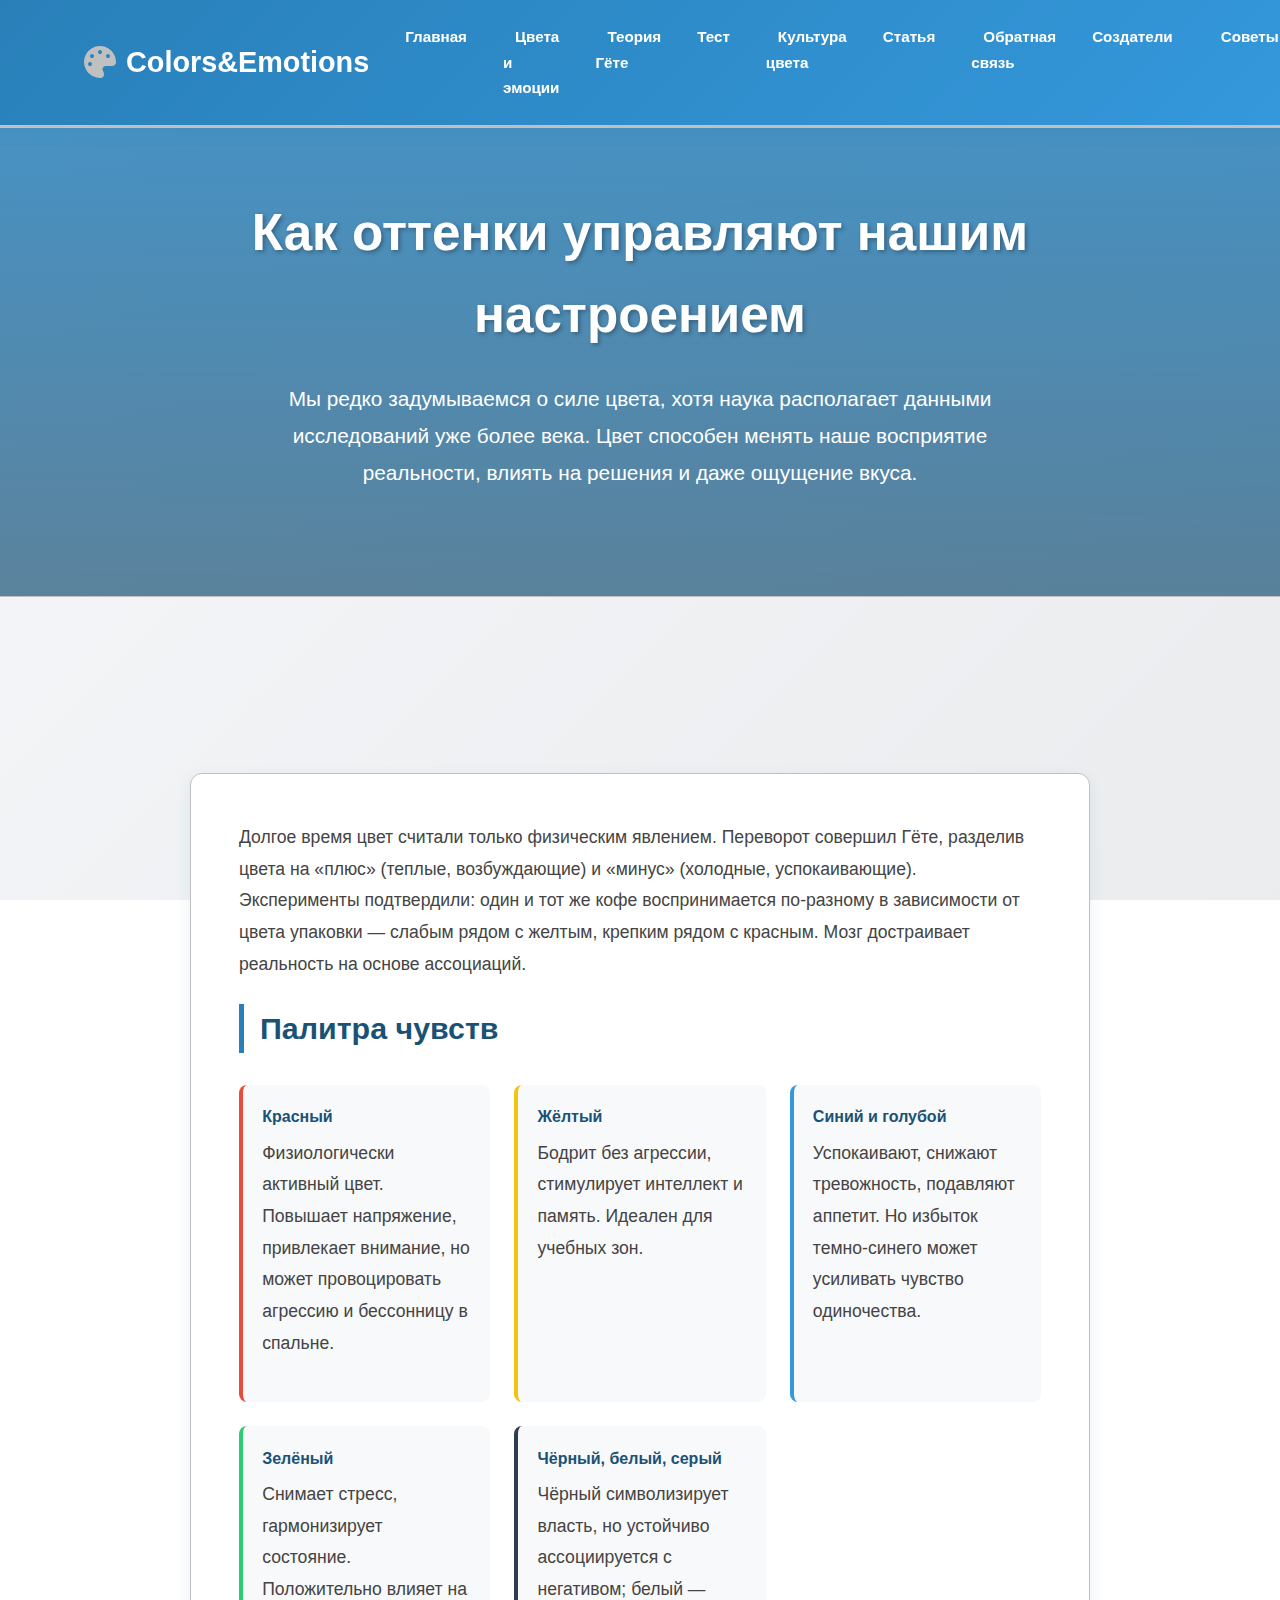
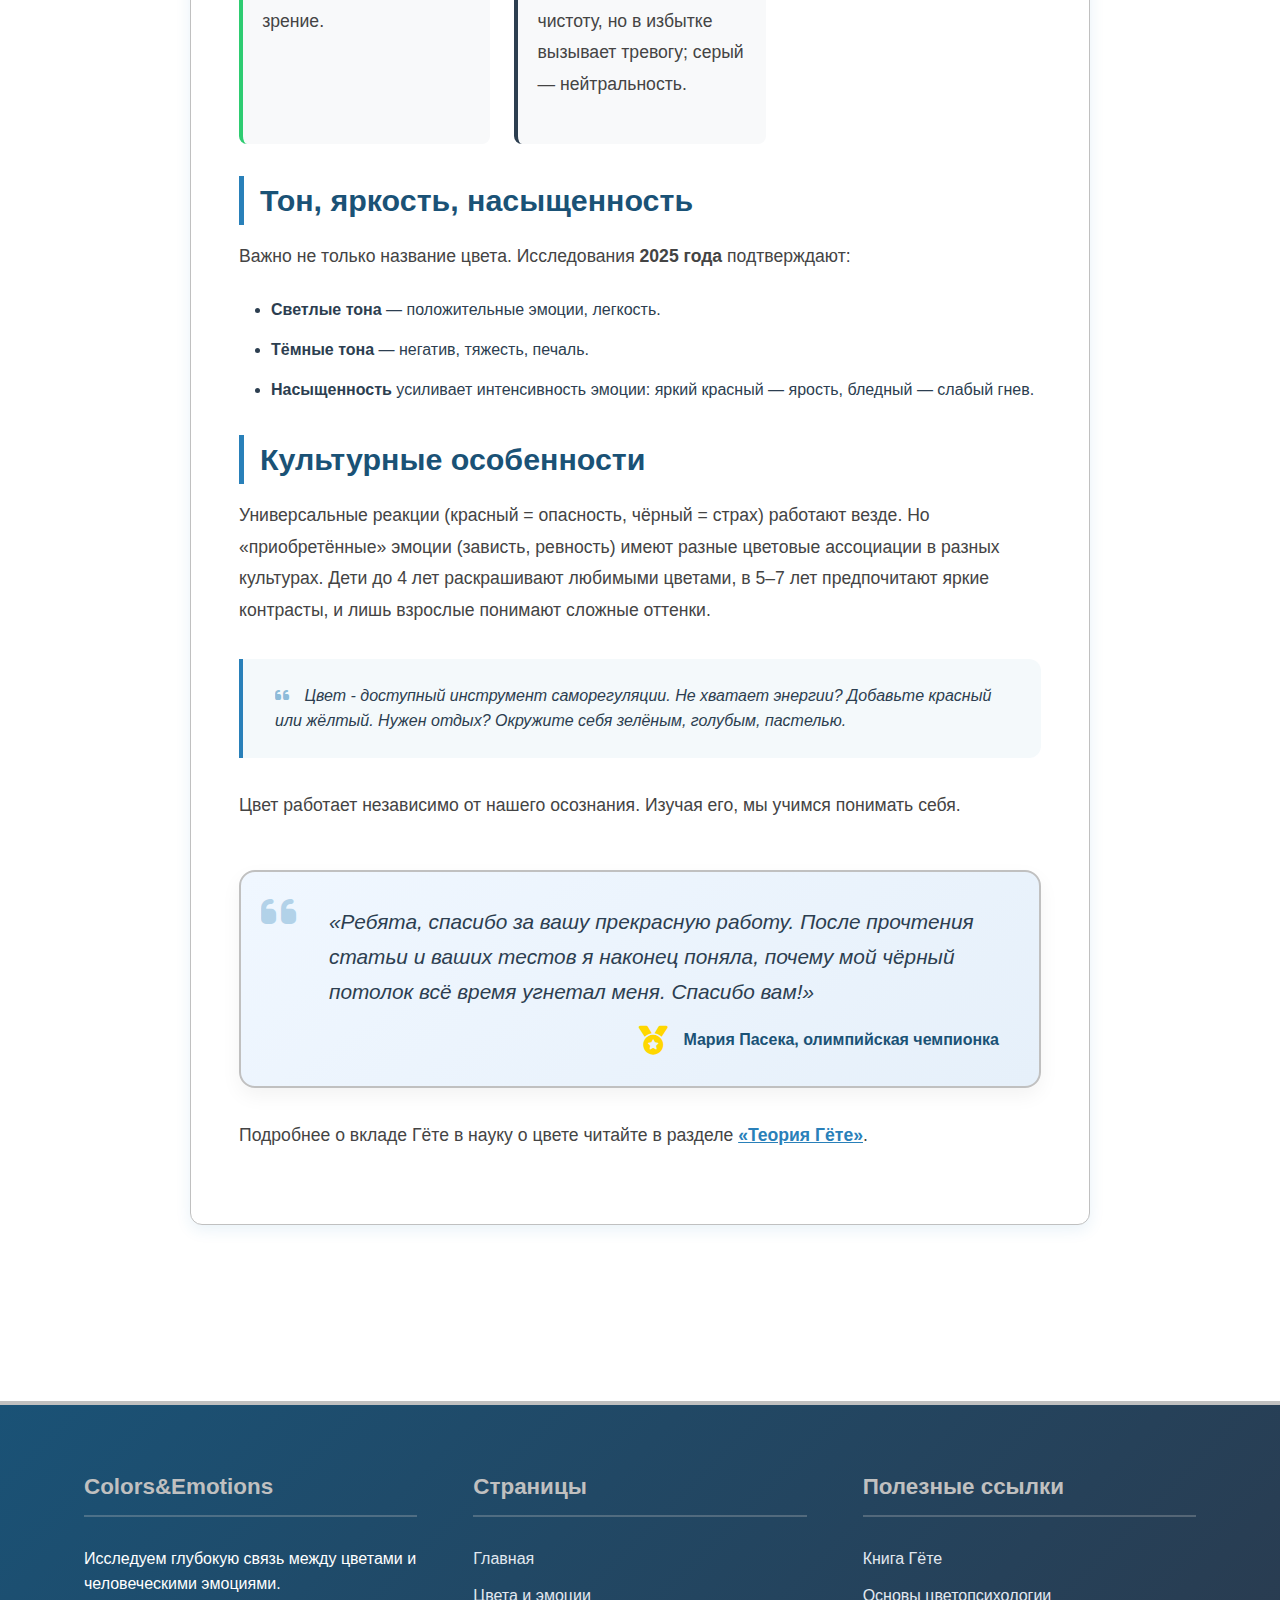
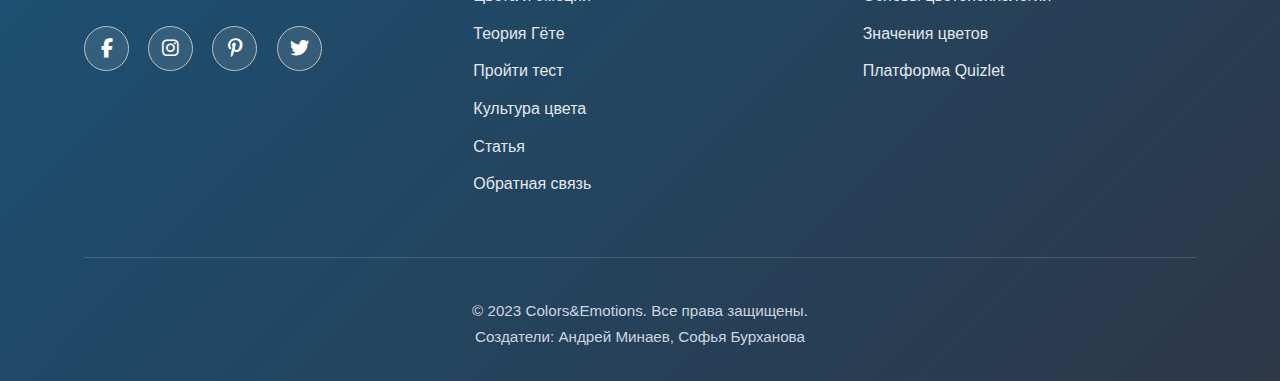
<file: article.html>
<!DOCTYPE html>
<html lang="ru">
<head>
    <meta charset="UTF-8">
    <meta name="viewport" content="width=device-width, initial-scale=1.0">
    <title>Статья: Как оттенки управляют настроением | Colors&Emotions</title>
    <link rel="stylesheet" href="https://cdnjs.cloudflare.com/ajax/libs/font-awesome/6.4.0/css/all.min.css">
    <link rel="stylesheet" href="style.css">
    <style>
        .article-content {
            background: white;
            border-radius: 12px;
            padding: 3rem;
            box-shadow: var(--shadow);
            border: 1px solid var(--secondary);
            margin: 2rem auto;
            max-width: 900px;
        }
        .article-content h2 {
            color: var(--accent);
            margin: 2rem 0 1rem;
            font-size: 1.9rem;
            border-left: 5px solid var(--primary);
            padding-left: 1rem;
        }
        .article-content h2:first-of-type {
            margin-top: 0;
        }
        .article-content p {
            margin-bottom: 1.5rem;
            line-height: 1.8;
            color: #444;
            font-size: 1.1rem;
        }
        .article-content blockquote {
            background: rgba(41, 128, 185, 0.05);
            border-left: 4px solid var(--primary);
            padding: 1.5rem 2rem;
            margin: 2rem 0;
            font-style: italic;
            border-radius: 0 12px 12px 0;
            color: #2c3e50;
        }
        .article-content ul {
            margin: 1.5rem 0;
            padding-left: 2rem;
        }
        .article-content li {
            margin-bottom: 0.8rem;
            line-height: 1.7;
        }
        .article-content .highlight {
            background: linear-gradient(120deg, rgba(192,192,192,0.2) 0%, rgba(192,192,192,0.1) 100%);
            padding: 2rem;
            border-radius: 12px;
            border: 1px dashed var(--primary);
        }
        .color-list {
            display: grid;
            grid-template-columns: repeat(auto-fit, minmax(200px, 1fr));
            gap: 1.5rem;
            margin: 2rem 0;
        }
        .color-item {
            background: #f8f9fa;
            padding: 1.2rem;
            border-radius: 8px;
            border-left: 4px solid;
        }
        .color-item.red { border-color: #E74C3C; }
        .color-item.yellow { border-color: #F1C40F; }
        .color-item.blue { border-color: #3498DB; }
        .color-item.green { border-color: #2ECC71; }
        .color-item.black { border-color: #2C3E50; }
        .color-item h4 {
            margin-bottom: 0.5rem;
            color: var(--accent);
        }
        /* Стили для блока с цитатой эксперта */
        .expert-quote {
            background: linear-gradient(145deg, #f0f7ff, #e6f0fa);
            border-radius: 16px;
            padding: 2rem 2.5rem;
            margin: 3rem 0 2rem;
            border: 2px solid var(--secondary);
            box-shadow: 0 8px 20px rgba(0,0,0,0.05);
            position: relative;
        }
        .expert-quote i.fa-quote-left {
            font-size: 2.5rem;
            color: var(--primary);
            opacity: 0.3;
            position: absolute;
            top: 20px;
            left: 20px;
        }
        .expert-quote p {
            font-size: 1.3rem;
            line-height: 1.7;
            font-style: italic;
            margin-bottom: 1rem;
            color: #2c3e50;
            padding-left: 3rem;
        }
        .expert-quote .author {
            display: flex;
            align-items: center;
            gap: 15px;
            font-weight: 600;
            color: var(--accent);
            justify-content: flex-end;
            margin-top: 1rem;
        }
        .expert-quote .author i {
            font-size: 1.8rem;
            color: var(--primary);
        }
        @media (max-width: 768px) {
            .article-content {
                padding: 2rem 1.5rem;
            }
            .expert-quote {
                padding: 1.5rem;
            }
            .expert-quote p {
                font-size: 1.1rem;
                padding-left: 2rem;
            }
        }
    </style>
</head>
<body>
    <header>
        <div class="container">
            <nav class="navbar">
                <div class="logo">
                    <i class="fas fa-palette"></i>
                    Colors&Emotions
                </div>
                <button class="mobile-menu-btn" id="mobileMenuBtn"><i class="fas fa-bars"></i></button>
                <ul class="nav-links" id="navLinks">
                    <li><a href="index.html#home">Главная</a></li>
                    <li><a href="index.html#colors">Цвета и эмоции</a></li>
                    <li><a href="index.html#goethe">Теория Гёте</a></li>
                    <li><a href="index.html#test">Тест</a></li>
                    <li><a href="culture.html">Культура цвета</a></li>
                    <li><a href="article.html">Статья</a></li>
                    <li><a href="contact.html">Обратная связь</a></li>
                    <li><a href="index.html#creators">Создатели</a></li>
                    <li><a href="index.html#tips">Советы</a></li>
                </ul>
            </nav>
        </div>
    </header>

    <section class="hero" style="padding: 4rem 0;">
        <div class="container">
            <h1>Как оттенки управляют нашим настроением</h1>
            <p>Мы редко задумываемся о силе цвета, хотя наука располагает данными исследований уже более века. Цвет способен менять наше восприятие реальности, влиять на решения и даже ощущение вкуса.</p>
        </div>
    </section>

    <section>
        <div class="container">
            <div class="article-content">
                <p>Долгое время цвет считали только физическим явлением. Переворот совершил Гёте, разделив цвета на «плюс» (теплые, возбуждающие) и «минус» (холодные, успокаивающие). Эксперименты подтвердили: один и тот же кофе воспринимается по-разному в зависимости от цвета упаковки — слабым рядом с желтым, крепким рядом с красным. Мозг достраивает реальность на основе ассоциаций.</p>

                <h2>Палитра чувств</h2>
                <div class="color-list">
                    <div class="color-item red">
                        <h4>Красный</h4>
                        <p>Физиологически активный цвет. Повышает напряжение, привлекает внимание, но может провоцировать агрессию и бессонницу в спальне.</p>
                    </div>
                    <div class="color-item yellow">
                        <h4>Жёлтый</h4>
                        <p>Бодрит без агрессии, стимулирует интеллект и память. Идеален для учебных зон.</p>
                    </div>
                    <div class="color-item blue">
                        <h4>Синий и голубой</h4>
                        <p>Успокаивают, снижают тревожность, подавляют аппетит. Но избыток темно-синего может усиливать чувство одиночества.</p>
                    </div>
                    <div class="color-item green">
                        <h4>Зелёный</h4>
                        <p>Снимает стресс, гармонизирует состояние. Положительно влияет на зрение.</p>
                    </div>
                    <div class="color-item black">
                        <h4>Чёрный, белый, серый</h4>
                        <p>Чёрный символизирует власть, но устойчиво ассоциируется с негативом; белый — чистоту, но в избытке вызывает тревогу; серый — нейтральность.</p>
                    </div>
                </div>

                <h2>Тон, яркость, насыщенность</h2>
                <p>Важно не только название цвета. Исследования <strong>2025 года</strong> подтверждают:</p>
                <ul>
                    <li><strong>Светлые тона</strong> — положительные эмоции, легкость.</li>
                    <li><strong>Тёмные тона</strong> — негатив, тяжесть, печаль.</li>
                    <li><strong>Насыщенность</strong> усиливает интенсивность эмоции: яркий красный — ярость, бледный — слабый гнев.</li>
                </ul>

                <h2>Культурные особенности</h2>
                <p>Универсальные реакции (красный = опасность, чёрный = страх) работают везде. Но «приобретённые» эмоции (зависть, ревность) имеют разные цветовые ассоциации в разных культурах. Дети до 4 лет раскрашивают любимыми цветами, в 5–7 лет предпочитают яркие контрасты, и лишь взрослые понимают сложные оттенки.</p>

                <blockquote>
                    <i class="fas fa-quote-left" style="color: var(--primary); opacity: 0.5; margin-right: 10px;"></i>
                    Цвет - доступный инструмент саморегуляции. Не хватает энергии? Добавьте красный или жёлтый. Нужен отдых? Окружите себя зелёным, голубым, пастелью.
                </blockquote>

                <p>Цвет работает независимо от нашего осознания. Изучая его, мы учимся понимать себя.</p>

                <!-- Блок с цитатой эксперта (Мария Пасека) -->
                <div class="expert-quote">
                    <i class="fas fa-quote-left"></i>
                    <p>«Ребята, спасибо за вашу прекрасную работу. После прочтения статьи и ваших тестов я наконец поняла, почему мой чёрный потолок всё время угнетал меня. Спасибо вам!»</p>
                    <div class="author">
                        <i class="fas fa-medal" style="color: gold;"></i>
                        <span>Мария Пасека, олимпийская чемпионка</span>
                    </div>
                </div>

                <p style="margin-top: 2rem;">Подробнее о вкладе Гёте в науку о цвете читайте в разделе <a href="index.html#goethe" style="color: var(--primary); font-weight: 600;">«Теория Гёте»</a>.</p>
            </div>
        </div>
    </section>

    <footer>
        <div class="container">
            <div class="footer-content">
                <div class="footer-column">
                    <h3>Colors&Emotions</h3>
                    <p>Исследуем глубокую связь между цветами и человеческими эмоциями.</p>
                    <div class="social-icons">
                        <a href="#" target="_blank"><i class="fab fa-facebook-f"></i></a>
                        <a href="#" target="_blank"><i class="fab fa-instagram"></i></a>
                        <a href="#" target="_blank"><i class="fab fa-pinterest-p"></i></a>
                        <a href="#" target="_blank"><i class="fab fa-twitter"></i></a>
                    </div>
                </div>
                <div class="footer-column">
                    <h3>Страницы</h3>
                    <ul class="footer-links">
                        <li><a href="index.html#home">Главная</a></li>
                        <li><a href="index.html#colors">Цвета и эмоции</a></li>
                        <li><a href="index.html#goethe">Теория Гёте</a></li>
                        <li><a href="index.html#test">Пройти тест</a></li>
                        <li><a href="culture.html">Культура цвета</a></li>
                        <li><a href="article.html">Статья</a></li>
                        <li><a href="contact.html">Обратная связь</a></li>
                    </ul>
                </div>
                <div class="footer-column">
                    <h3>Полезные ссылки</h3>
                    <ul class="footer-links">
                        <li><a href="https://ru.wikipedia.org/wiki/%D0%A3%D1%87%D0%B5%D0%BD%D0%B8%D0%B5_%D0%BE_%D1%86%D0%B2%D0%B5%D1%82%D0%B5" target="_blank">Книга Гёте</a></li>
                        <li><a href="https://www.verywellmind.com/color-psychology-2795824" target="_blank">Основы цветопсихологии</a></li>
                        <li><a href="https://www.color-meanings.com/" target="_blank">Значения цветов</a></li>
                        <li><a href="https://quizlet.com/" target="_blank">Платформа Quizlet</a></li>
                    </ul>
                </div>
            </div>
            <div class="copyright">
                <p>&copy; 2023 Colors&Emotions. Все права защищены.</p>
                <p>Создатели: Андрей Минаев, Софья Бурханова</p>
            </div>
        </div>
    </footer>

    <script>
        document.getElementById('mobileMenuBtn').addEventListener('click', function() {
            document.getElementById('navLinks').classList.toggle('active');
        });
        document.querySelectorAll('.nav-links a').forEach(link => {
            link.addEventListener('click', function() {
                document.getElementById('navLinks').classList.remove('active');
            });
        });
    </script>
</body>
</html>
</file>
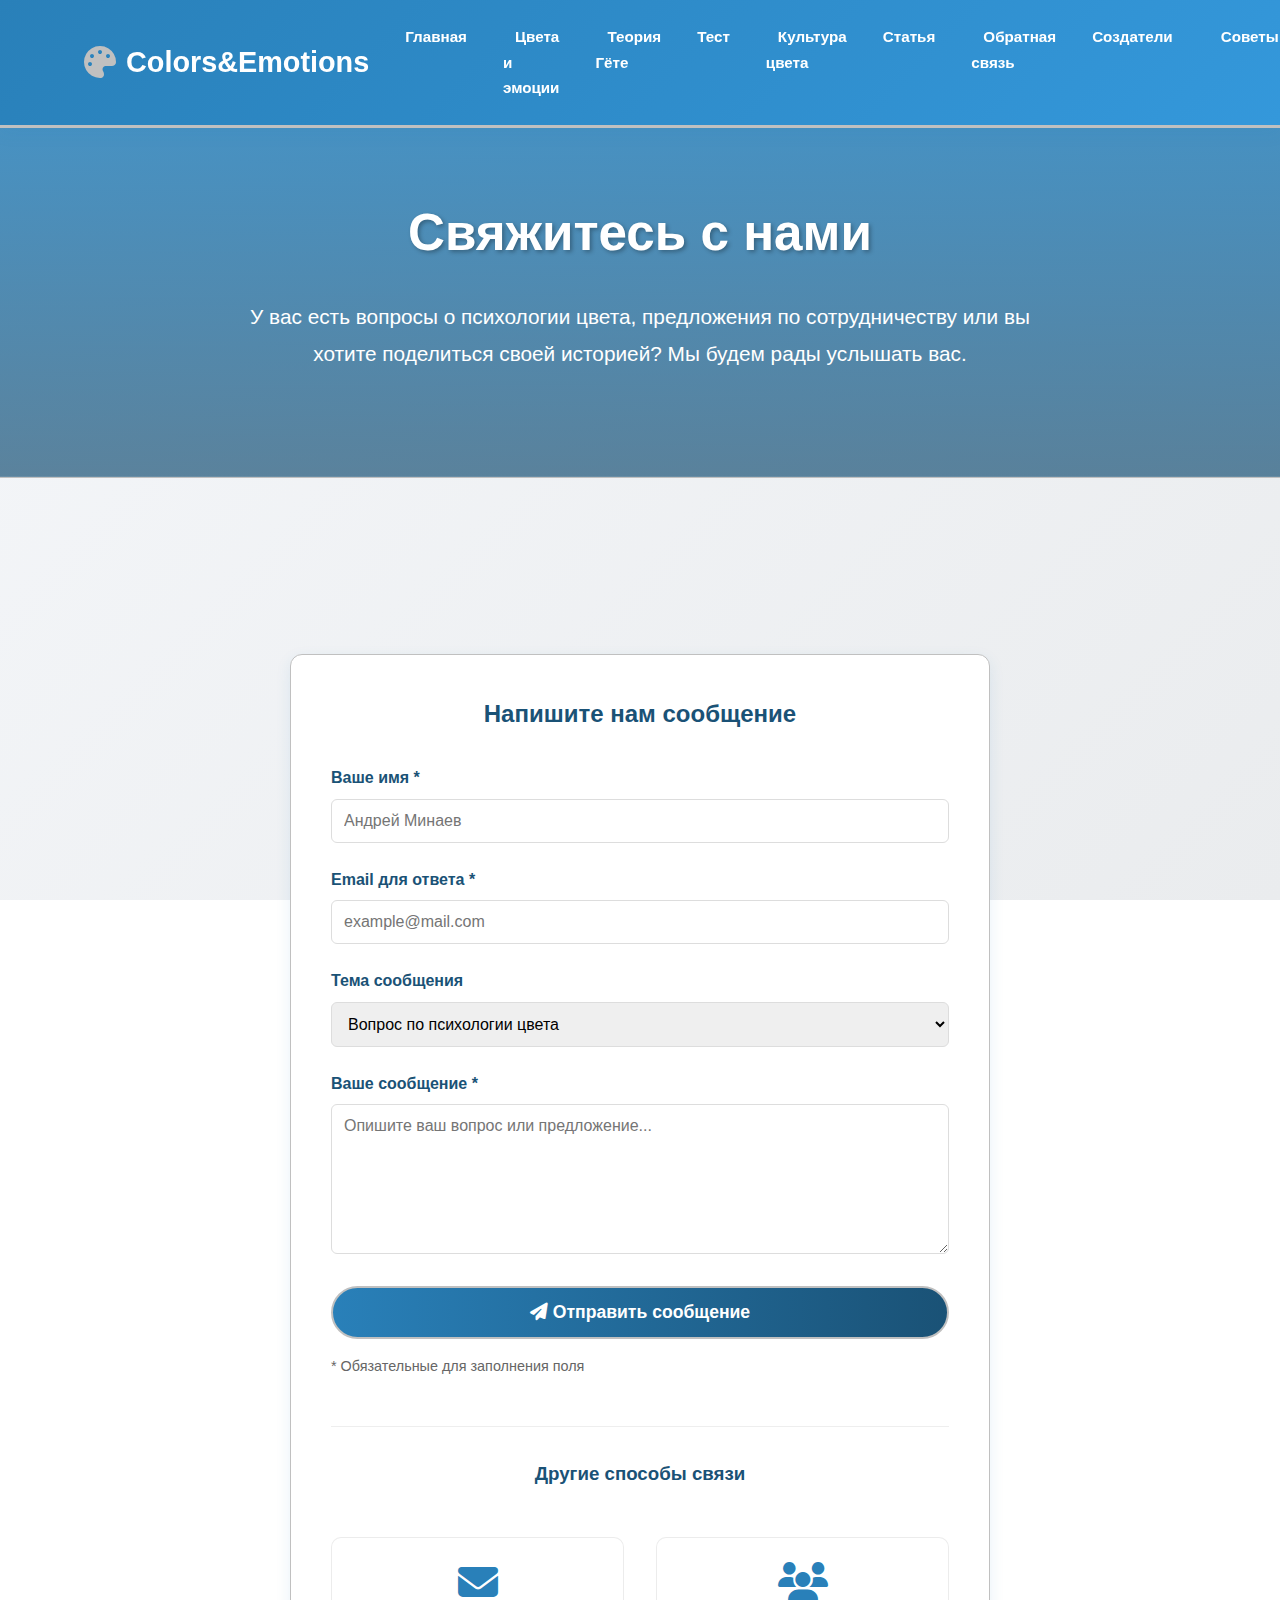
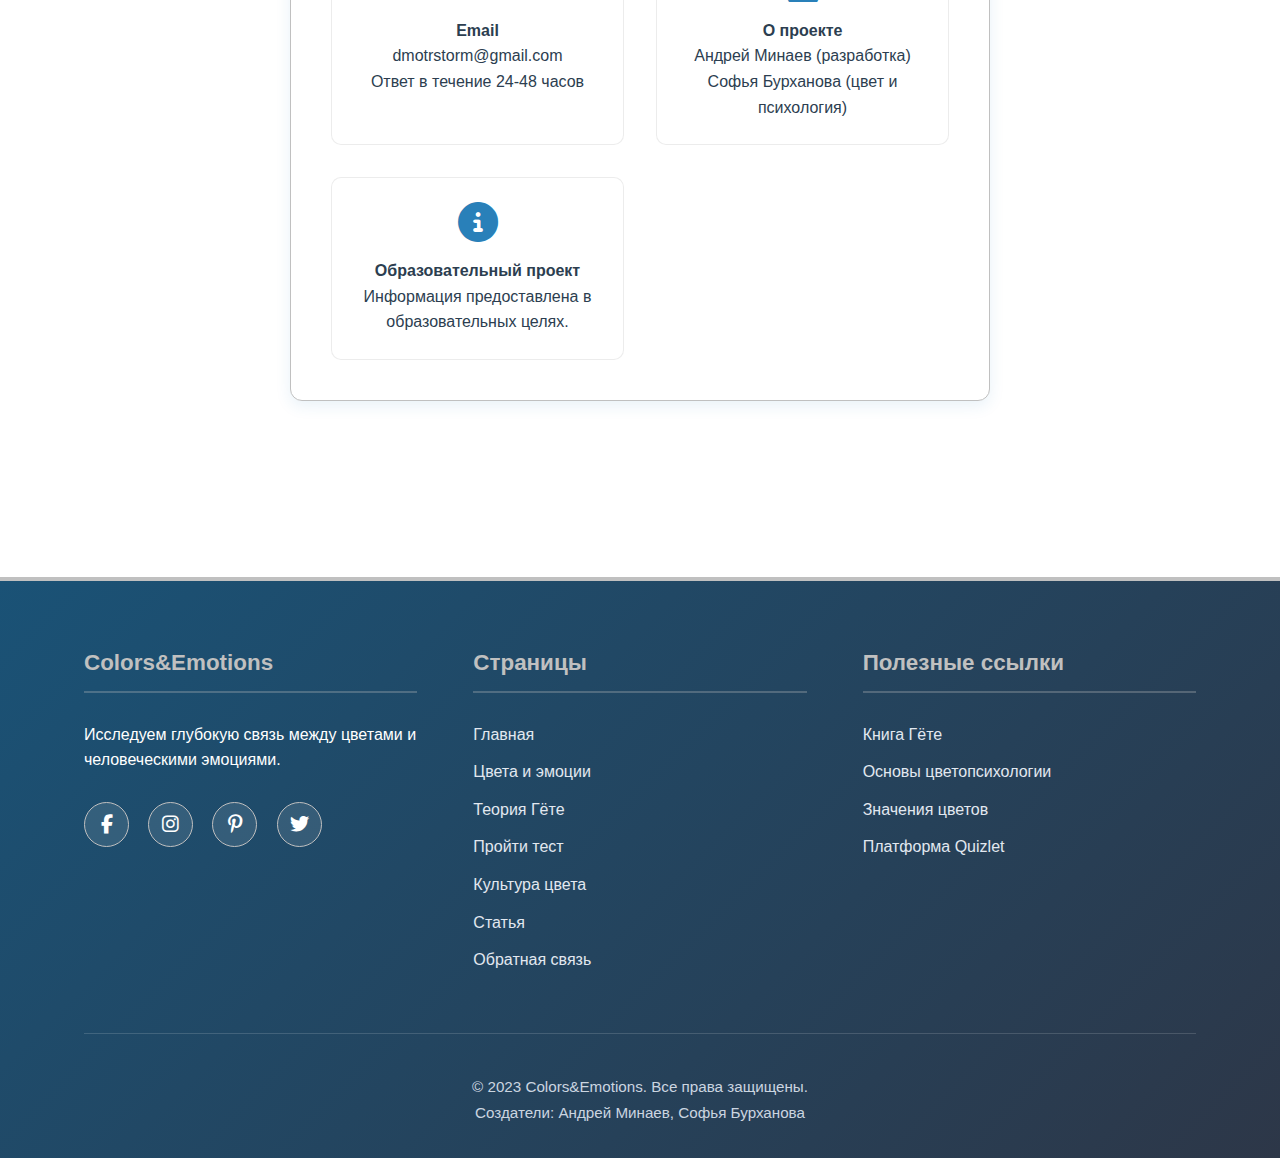
<file: contact.html>
<!DOCTYPE html>
<html lang="ru">
<head>
    <meta charset="UTF-8">
    <meta name="viewport" content="width=device-width, initial-scale=1.0">
    <title>Обратная связь | Colors&Emotions</title>
    <link rel="stylesheet" href="https://cdnjs.cloudflare.com/ajax/libs/font-awesome/6.4.0/css/all.min.css">
    <link rel="stylesheet" href="style.css">
    <style>
        .contact-container {
            max-width: 700px;
            margin: 2rem auto;
            background: white;
            padding: 2.5rem;
            border-radius: 12px;
            box-shadow: var(--shadow);
            border: 1px solid var(--secondary);
        }
        .form-group {
            margin-bottom: 1.5rem;
        }
        .form-group label {
            display: block;
            margin-bottom: 0.5rem;
            font-weight: 600;
            color: var(--accent);
        }
        .form-control {
            width: 100%;
            padding: 12px;
            border: 1px solid #ddd;
            border-radius: 6px;
            font-size: 1rem;
            transition: var(--transition);
        }
        .form-control:focus {
            border-color: var(--primary);
            outline: none;
            box-shadow: 0 0 0 3px rgba(41, 128, 185, 0.2);
        }
        textarea.form-control {
            min-height: 150px;
            resize: vertical;
        }
        .submit-btn {
            background: linear-gradient(to right, var(--primary), var(--accent));
            color: white;
            border: none;
            padding: 14px 30px;
            border-radius: 50px;
            font-size: 1.1rem;
            font-weight: 600;
            cursor: pointer;
            transition: var(--transition);
            display: block;
            width: 100%;
            border: 2px solid var(--secondary);
        }
        .submit-btn:hover {
            transform: translateY(-3px);
            box-shadow: 0 7px 15px rgba(41, 128, 185, 0.3);
        }
        .contact-info {
            margin-top: 3rem;
            padding-top: 2rem;
            border-top: 1px solid #eee;
        }
        .contact-methods {
            display: grid;
            grid-template-columns: repeat(auto-fit, minmax(250px, 1fr));
            gap: 2rem;
            margin-top: 3rem;
        }
        .contact-method {
            text-align: center;
            padding: 1.5rem;
            background: rgba(255, 255, 255, 0.8);
            border-radius: 10px;
            border: 1px solid rgba(192, 192, 192, 0.3);
        }
        .contact-method i {
            font-size: 2.5rem;
            color: var(--primary);
            margin-bottom: 1rem;
        }
    </style>
</head>
<body>
    <header>
        <div class="container">
            <nav class="navbar">
                <div class="logo">
                    <i class="fas fa-palette"></i>
                    Colors&Emotions
                </div>
                <button class="mobile-menu-btn" id="mobileMenuBtn"><i class="fas fa-bars"></i></button>
                <ul class="nav-links" id="navLinks">
                    <li><a href="index.html#home">Главная</a></li>
                    <li><a href="index.html#colors">Цвета и эмоции</a></li>
                    <li><a href="index.html#goethe">Теория Гёте</a></li>
                    <li><a href="index.html#test">Тест</a></li>
                    <li><a href="culture.html">Культура цвета</a></li>
                    <li><a href="article.html">Статья</a></li>
                    <li><a href="contact.html">Обратная связь</a></li>
                    <li><a href="index.html#creators">Создатели</a></li>
                    <li><a href="index.html#tips">Советы</a></li>
                </ul>
            </nav>
        </div>
    </header>

    <section class="hero" style="padding: 4rem 0;">
        <div class="container">
            <h1>Свяжитесь с нами</h1>
            <p>У вас есть вопросы о психологии цвета, предложения по сотрудничеству или вы хотите поделиться своей историей? Мы будем рады услышать вас.</p>
        </div>
    </section>

    <section id="contact-form">
        <div class="container">
            <div class="contact-container">
                <h2 style="text-align: center; color: var(--accent); margin-bottom: 2rem;">Напишите нам сообщение</h2>
                
                <!-- ФОРМА: замените action на свой endpoint -->
                <form action="https://formcarry.com/s/ВАШ_УНИКАЛЬНЫЙ_ИДЕНТИФИКАТОР" method="POST" accept-charset="UTF-8">
                    <div class="form-group">
                        <label for="name">Ваше имя *</label>
                        <input type="text" id="name" name="name" class="form-control" placeholder="Андрей Минаев" required>
                    </div>
                    <div class="form-group">
                        <label for="email">Email для ответа *</label>
                        <input type="email" id="email" name="email" class="form-control" placeholder="example@mail.com" required>
                    </div>
                    <div class="form-group">
                        <label for="subject">Тема сообщения</label>
                        <select id="subject" name="subject" class="form-control">
                            <option value="Вопрос по психологии цвета">Вопрос по психологии цвета</option>
                            <option value="Предложение о сотрудничестве">Предложение о сотрудничестве</option>
                            <option value="Отзыв о сайте">Отзыв о сайте</option>
                            <option value="Техническая проблема">Техническая проблема</option>
                            <option value="Другое">Другое</option>
                        </select>
                    </div>
                    <div class="form-group">
                        <label for="message">Ваше сообщение *</label>
                        <textarea id="message" name="message" class="form-control" placeholder="Опишите ваш вопрос или предложение..." required></textarea>
                    </div>
                    <button type="submit" class="submit-btn">
                        <i class="fas fa-paper-plane"></i> Отправить сообщение
                    </button>
                    <p style="font-size:0.9rem; color:#666; margin-top:1rem;">* Обязательные для заполнения поля</p>
                </form>

                <div class="contact-info">
                    <h3 style="color: var(--accent); text-align: center; margin-bottom: 2rem;">Другие способы связи</h3>
                    <div class="contact-methods">
                        <div class="contact-method">
                            <i class="fas fa-envelope"></i>
                            <h4>Email</h4>
                            <p>dmotrstorm@gmail.com</p>
                            <p>Ответ в течение 24-48 часов</p>
                        </div>
                        <div class="contact-method">
                            <i class="fas fa-users"></i>
                            <h4>О проекте</h4>
                            <p>Андрей Минаев (разработка)</p>
                            <p>Софья Бурханова (цвет и психология)</p>
                        </div>
                        <div class="contact-method">
                            <i class="fas fa-info-circle"></i>
                            <h4>Образовательный проект</h4>
                            <p>Информация предоставлена в образовательных целях.</p>
                        </div>
                    </div>
                </div>
            </div>
        </div>
    </section>

    <footer>
        <div class="container">
            <div class="footer-content">
                <div class="footer-column">
                    <h3>Colors&Emotions</h3>
                    <p>Исследуем глубокую связь между цветами и человеческими эмоциями.</p>
                    <div class="social-icons">
                        <a href="#" target="_blank"><i class="fab fa-facebook-f"></i></a>
                        <a href="#" target="_blank"><i class="fab fa-instagram"></i></a>
                        <a href="#" target="_blank"><i class="fab fa-pinterest-p"></i></a>
                        <a href="#" target="_blank"><i class="fab fa-twitter"></i></a>
                    </div>
                </div>
                <div class="footer-column">
                    <h3>Страницы</h3>
                    <ul class="footer-links">
                        <li><a href="index.html#home">Главная</a></li>
                        <li><a href="index.html#colors">Цвета и эмоции</a></li>
                        <li><a href="index.html#goethe">Теория Гёте</a></li>
                        <li><a href="index.html#test">Пройти тест</a></li>
                        <li><a href="culture.html">Культура цвета</a></li>
                        <li><a href="article.html">Статья</a></li>
                        <li><a href="contact.html">Обратная связь</a></li>
                    </ul>
                </div>
                <div class="footer-column">
                    <h3>Полезные ссылки</h3>
                    <ul class="footer-links">
                        <li><a href="https://ru.wikipedia.org/wiki/%D0%A3%D1%87%D0%B5%D0%BD%D0%B8%D0%B5_%D0%BE_%D1%86%D0%B2%D0%B5%D1%82%D0%B5" target="_blank">Книга Гёте</a></li>
                        <li><a href="https://www.verywellmind.com/color-psychology-2795824" target="_blank">Основы цветопсихологии</a></li>
                        <li><a href="https://www.color-meanings.com/" target="_blank">Значения цветов</a></li>
                        <li><a href="https://quizlet.com/" target="_blank">Платформа Quizlet</a></li>
                    </ul>
                </div>
            </div>
            <div class="copyright">
                <p>&copy; 2023 Colors&Emotions. Все права защищены.</p>
                <p>Создатели: Андрей Минаев, Софья Бурханова</p>
            </div>
        </div>
    </footer>

    <script>
        document.getElementById('mobileMenuBtn').addEventListener('click', function() {
            document.getElementById('navLinks').classList.toggle('active');
        });
        document.querySelectorAll('.nav-links a').forEach(link => {
            link.addEventListener('click', function() {
                document.getElementById('navLinks').classList.remove('active');
            });
        });
    </script>
</body>

</html>
</file>
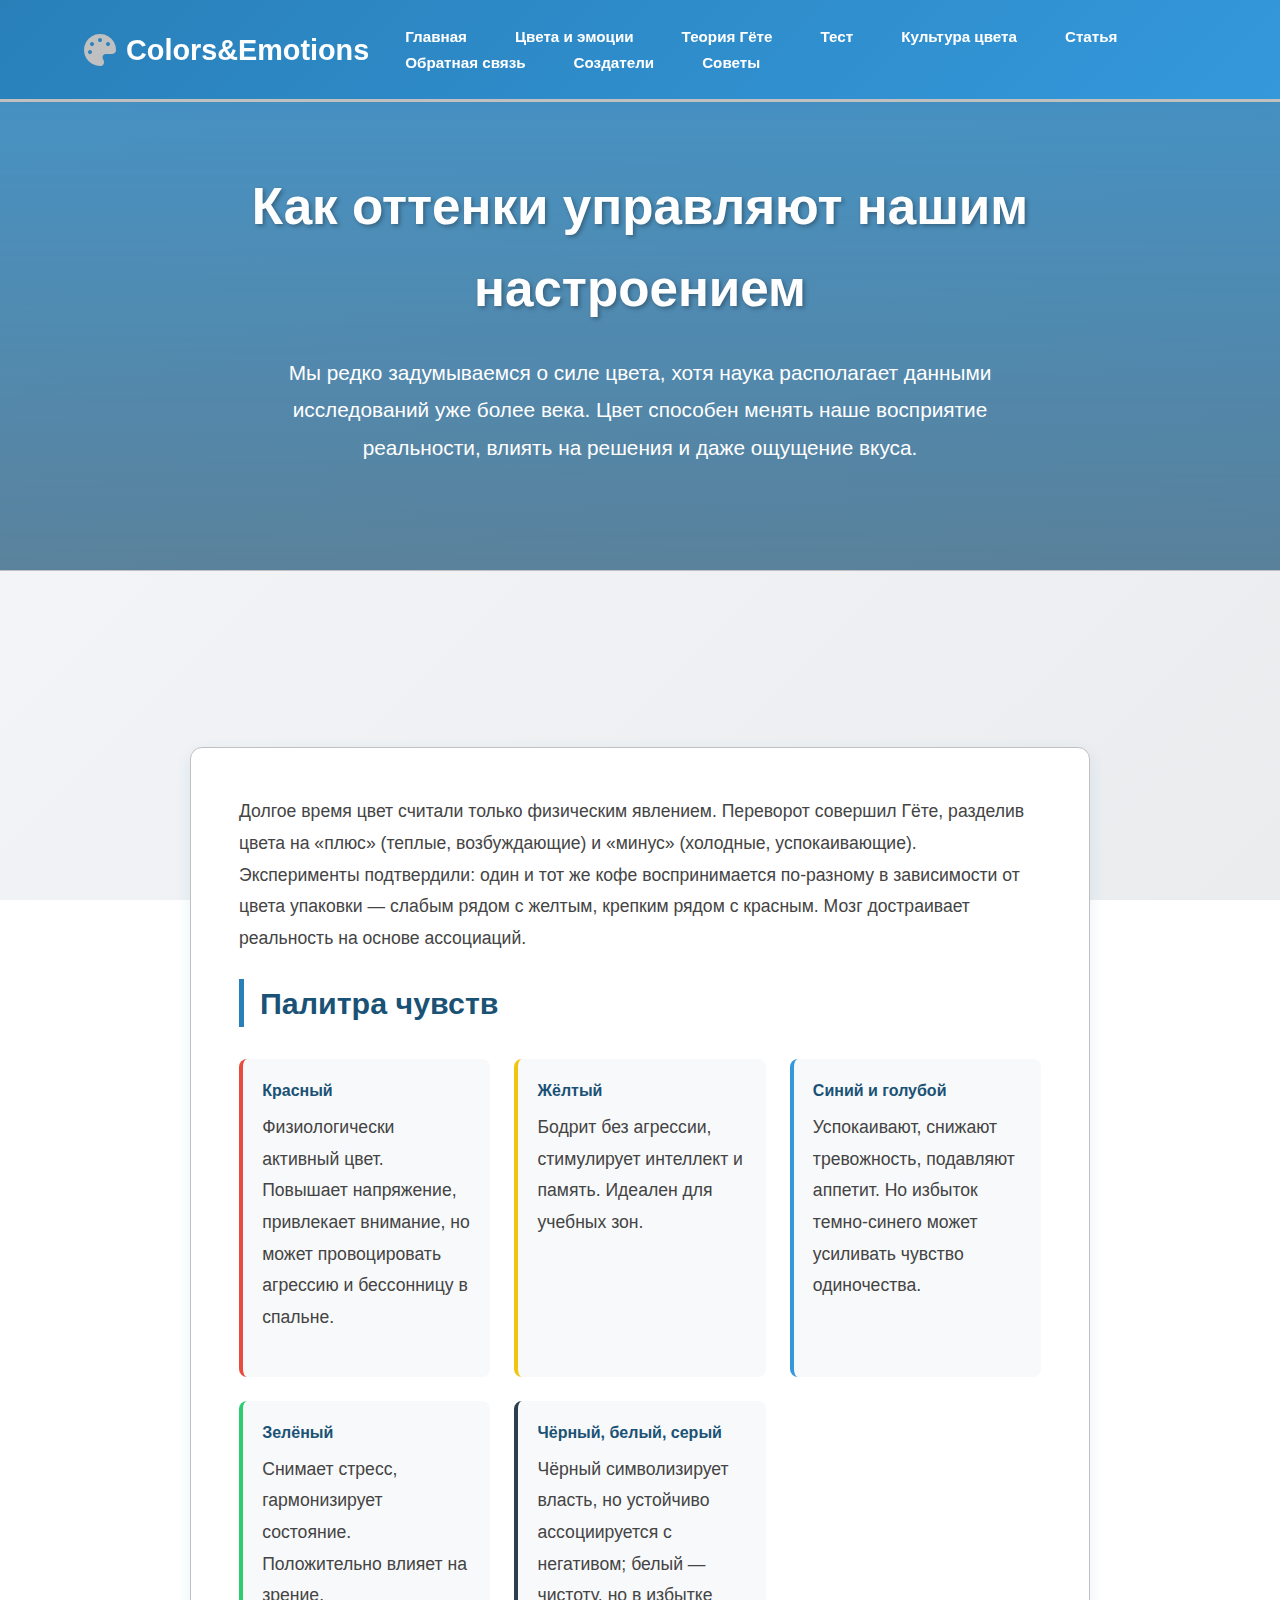
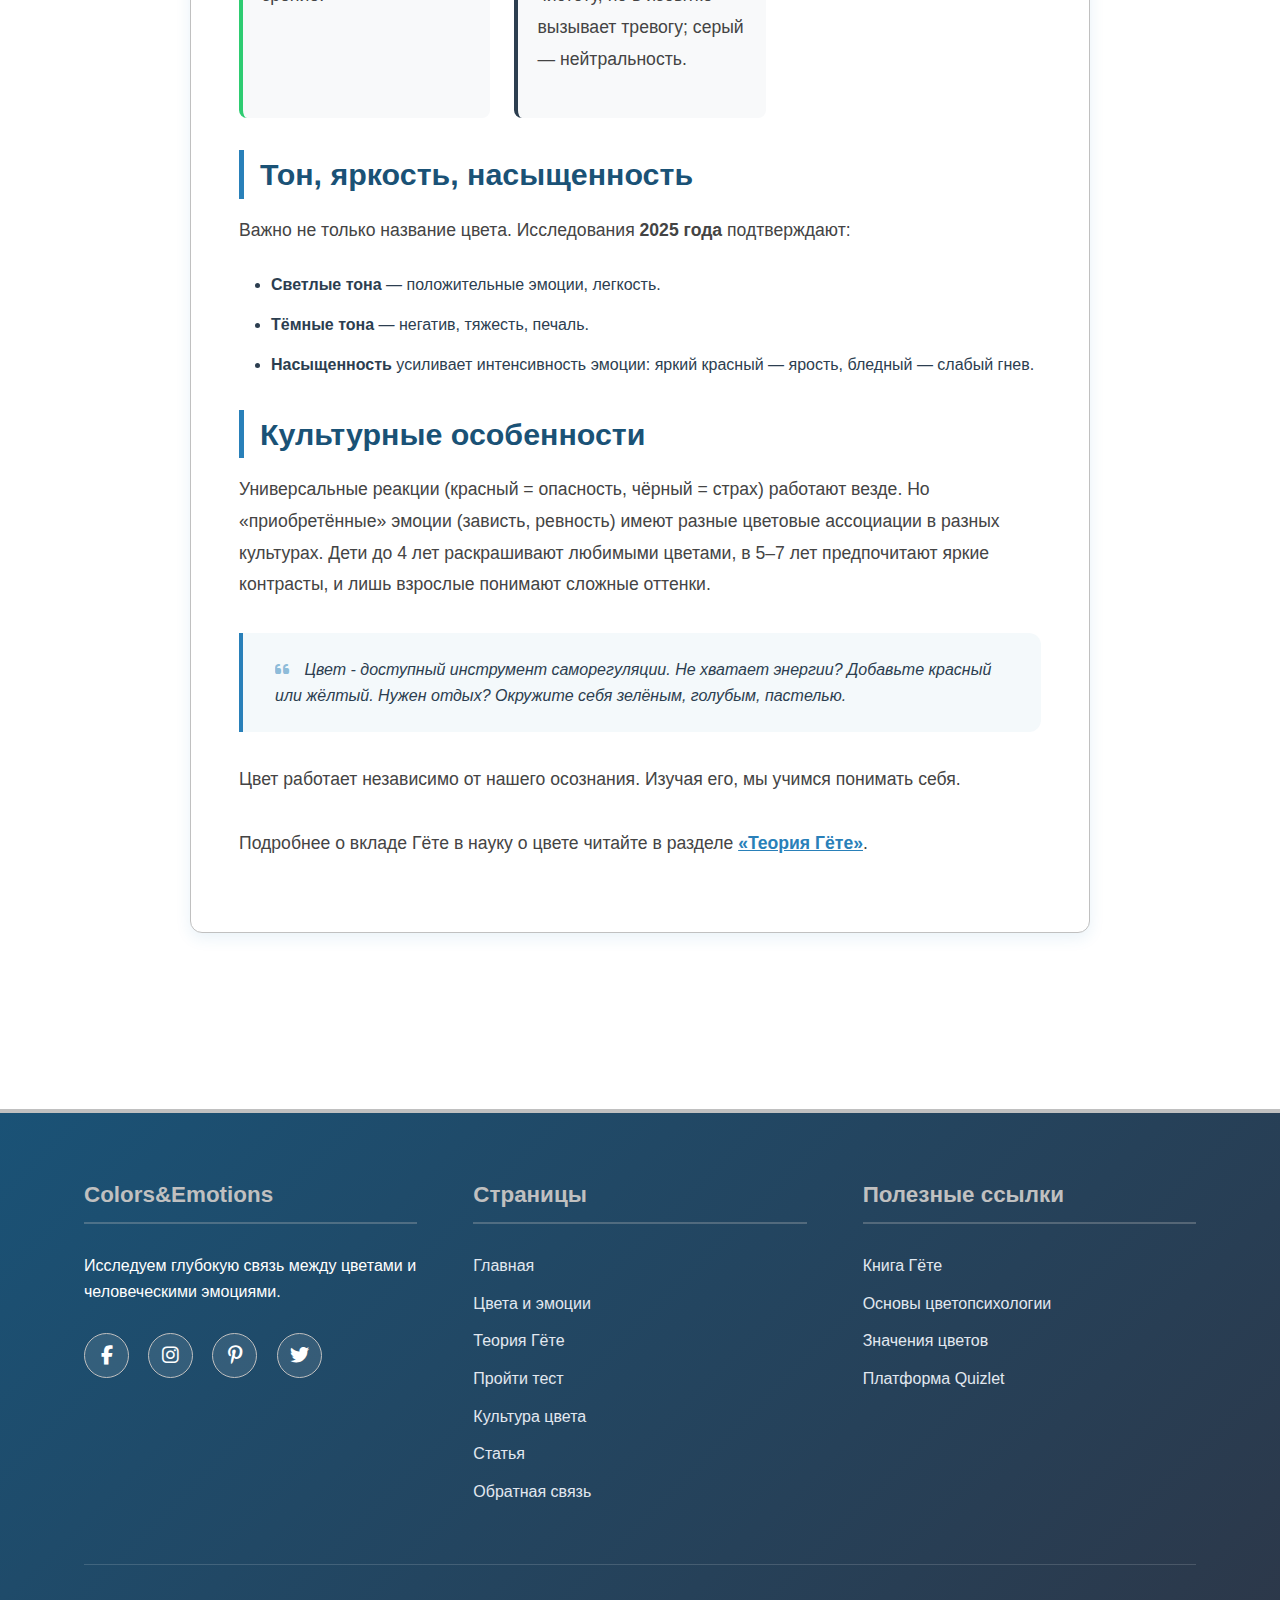
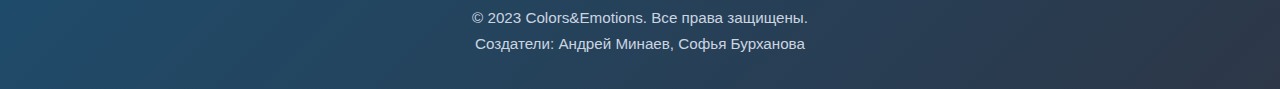
<file: COLORS/article.html>
<!DOCTYPE html>
<html lang="ru">
<head>
    <meta charset="UTF-8">
    <meta name="viewport" content="width=device-width, initial-scale=1.0">
    <title>Статья: Как оттенки управляют настроением | Colors&Emotions</title>
    <link rel="stylesheet" href="https://cdnjs.cloudflare.com/ajax/libs/font-awesome/6.4.0/css/all.min.css">
    <link rel="stylesheet" href="style.css">
    <style>
        .article-content {
            background: white;
            border-radius: 12px;
            padding: 3rem;
            box-shadow: var(--shadow);
            border: 1px solid var(--secondary);
            margin: 2rem auto;
            max-width: 900px;
        }
        .article-content h2 {
            color: var(--accent);
            margin: 2rem 0 1rem;
            font-size: 1.9rem;
            border-left: 5px solid var(--primary);
            padding-left: 1rem;
        }
        .article-content h2:first-of-type {
            margin-top: 0;
        }
        .article-content p {
            margin-bottom: 1.5rem;
            line-height: 1.8;
            color: #444;
            font-size: 1.1rem;
        }
        .article-content blockquote {
            background: rgba(41, 128, 185, 0.05);
            border-left: 4px solid var(--primary);
            padding: 1.5rem 2rem;
            margin: 2rem 0;
            font-style: italic;
            border-radius: 0 12px 12px 0;
            color: #2c3e50;
        }
        .article-content ul {
            margin: 1.5rem 0;
            padding-left: 2rem;
        }
        .article-content li {
            margin-bottom: 0.8rem;
            line-height: 1.7;
        }
        .article-content .highlight {
            background: linear-gradient(120deg, rgba(192,192,192,0.2) 0%, rgba(192,192,192,0.1) 100%);
            padding: 2rem;
            border-radius: 12px;
            border: 1px dashed var(--primary);
        }
        .color-list {
            display: grid;
            grid-template-columns: repeat(auto-fit, minmax(200px, 1fr));
            gap: 1.5rem;
            margin: 2rem 0;
        }
        .color-item {
            background: #f8f9fa;
            padding: 1.2rem;
            border-radius: 8px;
            border-left: 4px solid;
        }
        .color-item.red { border-color: #E74C3C; }
        .color-item.yellow { border-color: #F1C40F; }
        .color-item.blue { border-color: #3498DB; }
        .color-item.green { border-color: #2ECC71; }
        .color-item.black { border-color: #2C3E50; }
        .color-item h4 {
            margin-bottom: 0.5rem;
            color: var(--accent);
        }
        @media (max-width: 768px) {
            .article-content {
                padding: 2rem 1.5rem;
            }
        }
    </style>
</head>
<body>
    <header>
        <div class="container">
            <nav class="navbar">
                <div class="logo">
                    <i class="fas fa-palette"></i>
                    Colors&Emotions
                </div>
                <button class="mobile-menu-btn" id="mobileMenuBtn"><i class="fas fa-bars"></i></button>
                <ul class="nav-links" id="navLinks">
                    <li><a href="index.html#home">Главная</a></li>
                    <li><a href="index.html#colors">Цвета и эмоции</a></li>
                    <li><a href="index.html#goethe">Теория Гёте</a></li>
                    <li><a href="index.html#test">Тест</a></li>
                    <li><a href="culture.html">Культура цвета</a></li>
                    <li><a href="article.html">Статья</a></li>
                    <li><a href="contact.html">Обратная связь</a></li>
                    <li><a href="index.html#creators">Создатели</a></li>
                    <li><a href="index.html#tips">Советы</a></li>
                </ul>
            </nav>
        </div>
    </header>

    <section class="hero" style="padding: 4rem 0;">
        <div class="container">
            <h1>Как оттенки управляют нашим настроением</h1>
            <p>Мы редко задумываемся о силе цвета, хотя наука располагает данными исследований уже более века. Цвет способен менять наше восприятие реальности, влиять на решения и даже ощущение вкуса.</p>
        </div>
    </section>

    <section>
        <div class="container">
            <div class="article-content">
                <p>Долгое время цвет считали только физическим явлением. Переворот совершил Гёте, разделив цвета на «плюс» (теплые, возбуждающие) и «минус» (холодные, успокаивающие). Эксперименты подтвердили: один и тот же кофе воспринимается по-разному в зависимости от цвета упаковки — слабым рядом с желтым, крепким рядом с красным. Мозг достраивает реальность на основе ассоциаций.</p>

                <h2>Палитра чувств</h2>
                <div class="color-list">
                    <div class="color-item red">
                        <h4>Красный</h4>
                        <p>Физиологически активный цвет. Повышает напряжение, привлекает внимание, но может провоцировать агрессию и бессонницу в спальне.</p>
                    </div>
                    <div class="color-item yellow">
                        <h4>Жёлтый</h4>
                        <p>Бодрит без агрессии, стимулирует интеллект и память. Идеален для учебных зон.</p>
                    </div>
                    <div class="color-item blue">
                        <h4>Синий и голубой</h4>
                        <p>Успокаивают, снижают тревожность, подавляют аппетит. Но избыток темно-синего может усиливать чувство одиночества.</p>
                    </div>
                    <div class="color-item green">
                        <h4>Зелёный</h4>
                        <p>Снимает стресс, гармонизирует состояние. Положительно влияет на зрение.</p>
                    </div>
                    <div class="color-item black">
                        <h4>Чёрный, белый, серый</h4>
                        <p>Чёрный символизирует власть, но устойчиво ассоциируется с негативом; белый — чистоту, но в избытке вызывает тревогу; серый — нейтральность.</p>
                    </div>
                </div>

                <h2>Тон, яркость, насыщенность</h2>
                <p>Важно не только название цвета. Исследования <strong>2025 года</strong> подтверждают:</p>
                <ul>
                    <li><strong>Светлые тона</strong> — положительные эмоции, легкость.</li>
                    <li><strong>Тёмные тона</strong> — негатив, тяжесть, печаль.</li>
                    <li><strong>Насыщенность</strong> усиливает интенсивность эмоции: яркий красный — ярость, бледный — слабый гнев.</li>
                </ul>

                <h2>Культурные особенности</h2>
                <p>Универсальные реакции (красный = опасность, чёрный = страх) работают везде. Но «приобретённые» эмоции (зависть, ревность) имеют разные цветовые ассоциации в разных культурах. Дети до 4 лет раскрашивают любимыми цветами, в 5–7 лет предпочитают яркие контрасты, и лишь взрослые понимают сложные оттенки.</p>

                <blockquote>
                    <i class="fas fa-quote-left" style="color: var(--primary); opacity: 0.5; margin-right: 10px;"></i>
                    Цвет - доступный инструмент саморегуляции. Не хватает энергии? Добавьте красный или жёлтый. Нужен отдых? Окружите себя зелёным, голубым, пастелью.
                </blockquote>

                <p>Цвет работает независимо от нашего осознания. Изучая его, мы учимся понимать себя.</p>

                <p style="margin-top: 2rem;">Подробнее о вкладе Гёте в науку о цвете читайте в разделе <a href="index.html#goethe" style="color: var(--primary); font-weight: 600;">«Теория Гёте»</a>.</p>
            </div>
        </div>
    </section>

    <footer>
        <div class="container">
            <div class="footer-content">
                <div class="footer-column">
                    <h3>Colors&Emotions</h3>
                    <p>Исследуем глубокую связь между цветами и человеческими эмоциями.</p>
                    <div class="social-icons">
                        <a href="#" target="_blank"><i class="fab fa-facebook-f"></i></a>
                        <a href="#" target="_blank"><i class="fab fa-instagram"></i></a>
                        <a href="#" target="_blank"><i class="fab fa-pinterest-p"></i></a>
                        <a href="#" target="_blank"><i class="fab fa-twitter"></i></a>
                    </div>
                </div>
                <div class="footer-column">
                    <h3>Страницы</h3>
                    <ul class="footer-links">
                        <li><a href="index.html#home">Главная</a></li>
                        <li><a href="index.html#colors">Цвета и эмоции</a></li>
                        <li><a href="index.html#goethe">Теория Гёте</a></li>
                        <li><a href="index.html#test">Пройти тест</a></li>
                        <li><a href="culture.html">Культура цвета</a></li>
                        <li><a href="article.html">Статья</a></li>
                        <li><a href="contact.html">Обратная связь</a></li>
                    </ul>
                </div>
                <div class="footer-column">
                    <h3>Полезные ссылки</h3>
                    <ul class="footer-links">
                        <li><a href="https://ru.wikipedia.org/wiki/%D0%A3%D1%87%D0%B5%D0%BD%D0%B8%D0%B5_%D0%BE_%D1%86%D0%B2%D0%B5%D1%82%D0%B5" target="_blank">Книга Гёте</a></li>
                        <li><a href="https://www.verywellmind.com/color-psychology-2795824" target="_blank">Основы цветопсихологии</a></li>
                        <li><a href="https://www.color-meanings.com/" target="_blank">Значения цветов</a></li>
                        <li><a href="https://quizlet.com/" target="_blank">Платформа Quizlet</a></li>
                    </ul>
                </div>
            </div>
            <div class="copyright">
                <p>&copy; 2023 Colors&Emotions. Все права защищены.</p>
                <p>Создатели: Андрей Минаев, Софья Бурханова</p>
            </div>
        </div>
    </footer>

    <script>
        document.getElementById('mobileMenuBtn').addEventListener('click', function() {
            document.getElementById('navLinks').classList.toggle('active');
        });
        document.querySelectorAll('.nav-links a').forEach(link => {
            link.addEventListener('click', function() {
                document.getElementById('navLinks').classList.remove('active');
            });
        });
    </script>
</body>
</html>
</file>
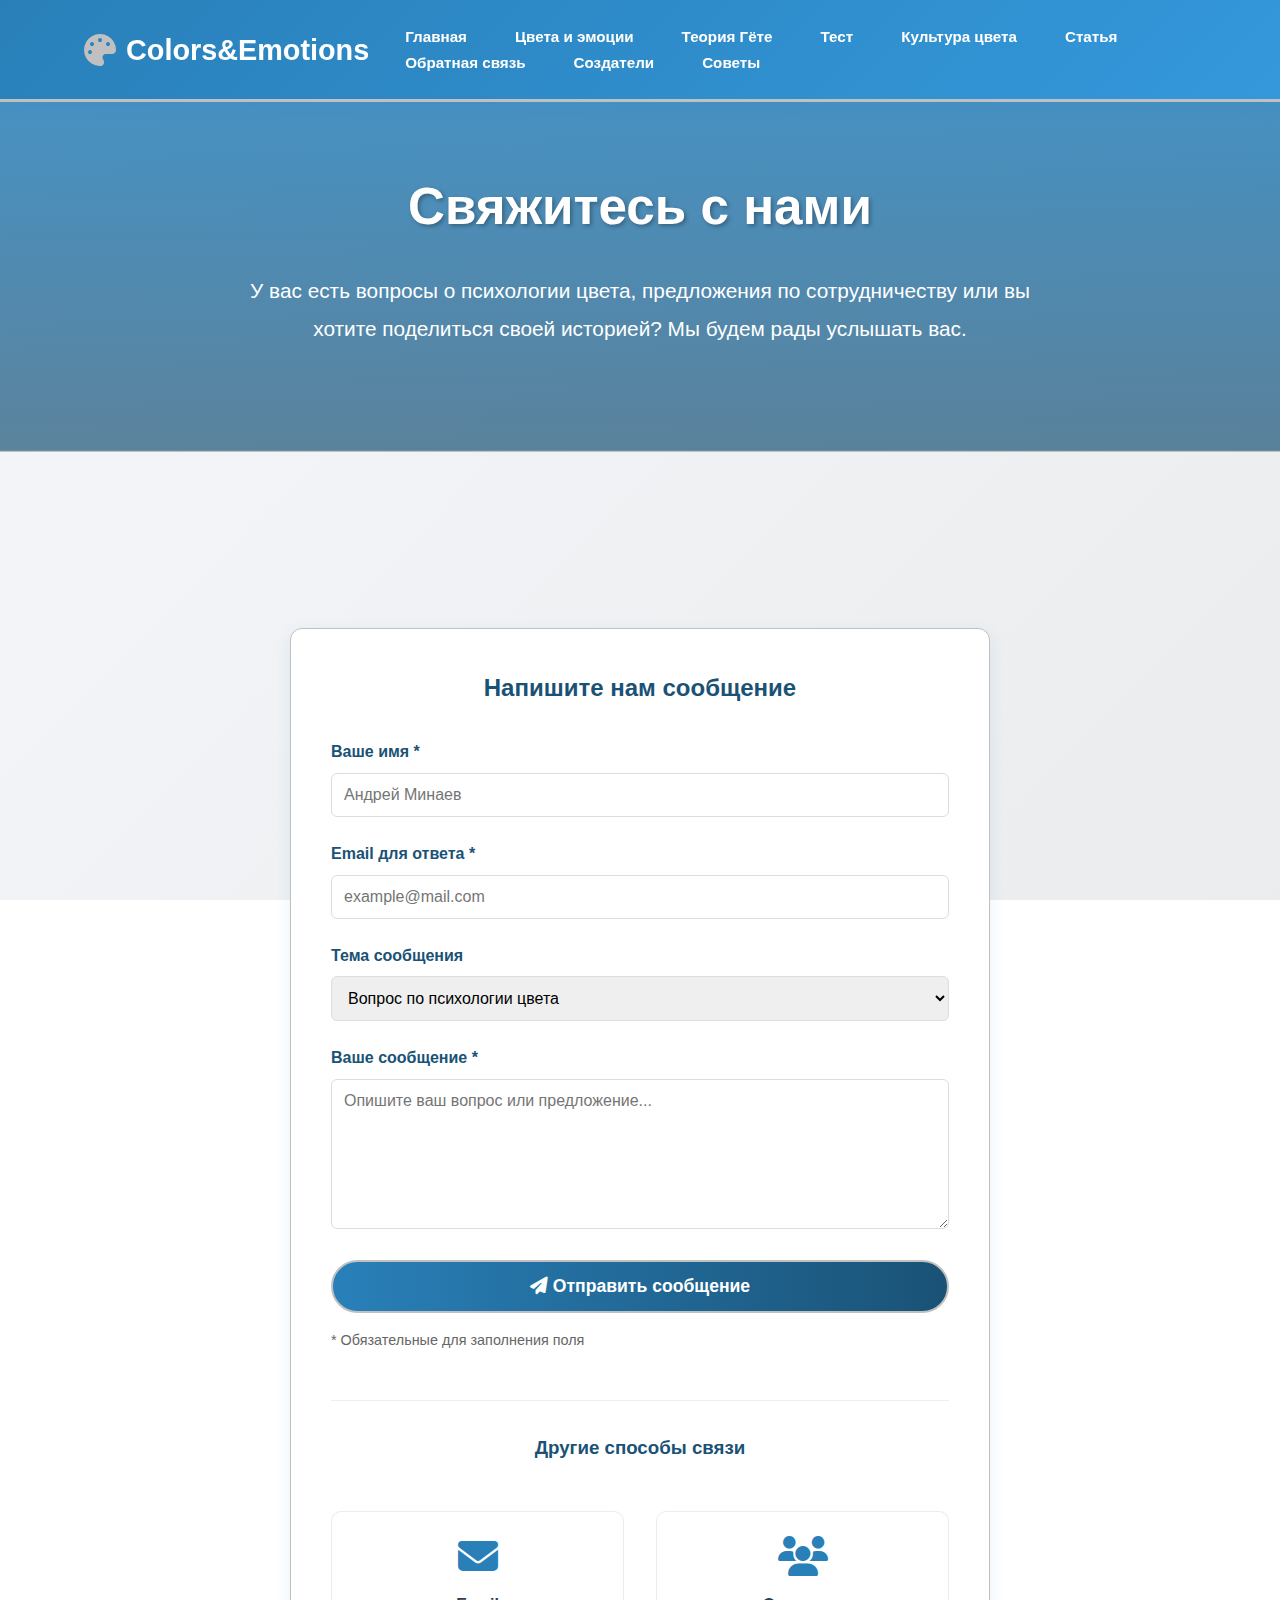
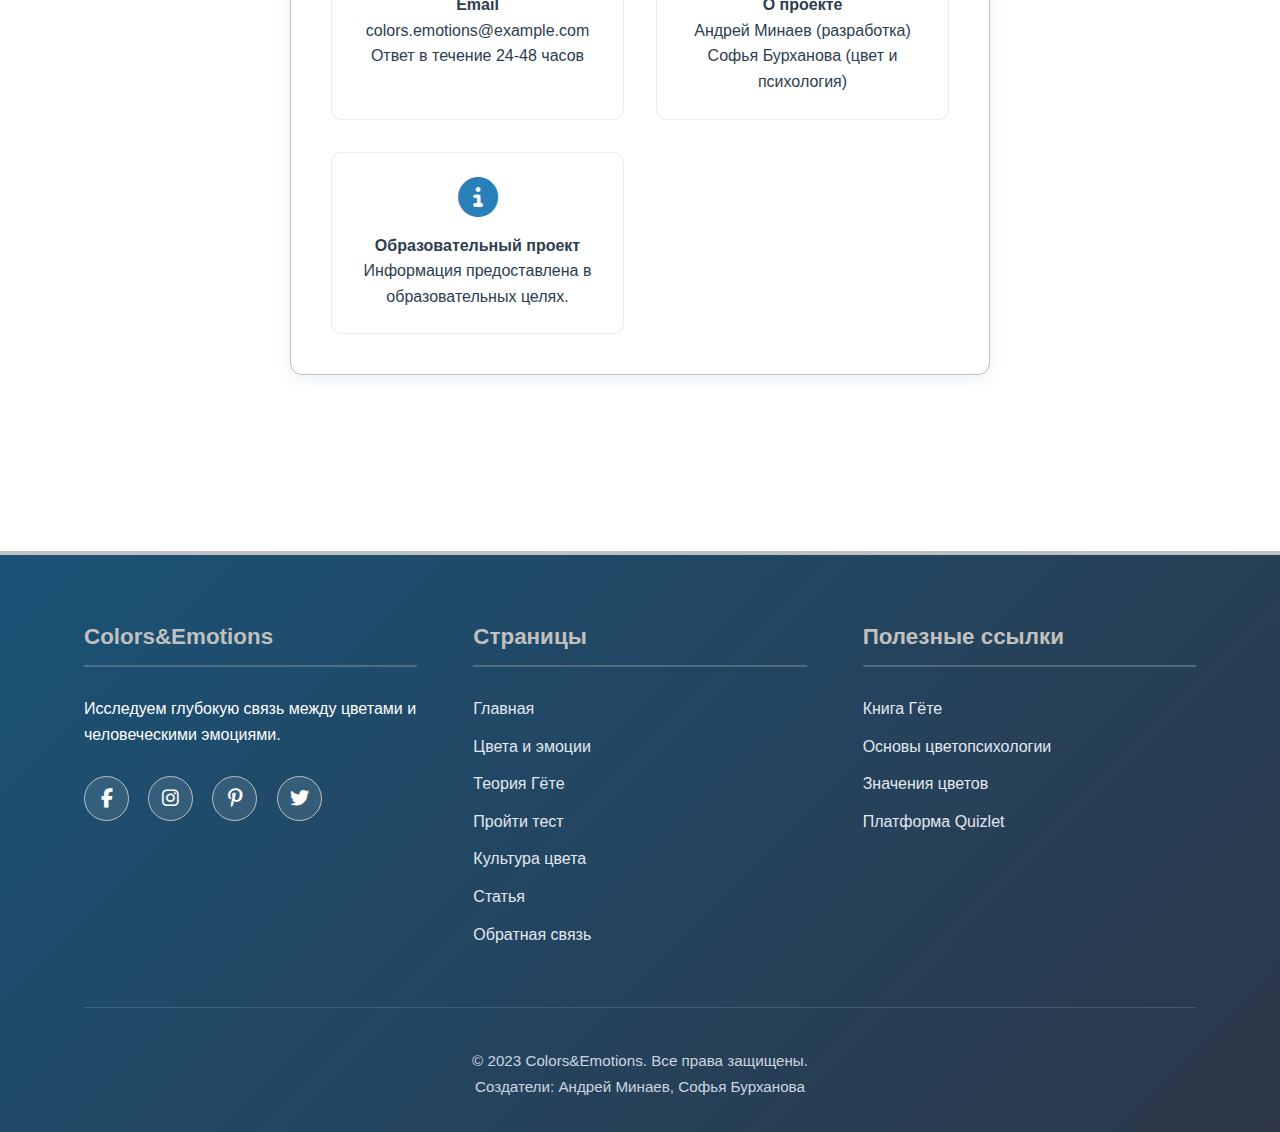
<file: COLORS/contact.html>
<!DOCTYPE html>
<html lang="ru">
<head>
    <meta charset="UTF-8">
    <meta name="viewport" content="width=device-width, initial-scale=1.0">
    <title>Обратная связь | Colors&Emotions</title>
    <link rel="stylesheet" href="https://cdnjs.cloudflare.com/ajax/libs/font-awesome/6.4.0/css/all.min.css">
    <link rel="stylesheet" href="style.css">
    <style>
        .contact-container {
            max-width: 700px;
            margin: 2rem auto;
            background: white;
            padding: 2.5rem;
            border-radius: 12px;
            box-shadow: var(--shadow);
            border: 1px solid var(--secondary);
        }
        .form-group {
            margin-bottom: 1.5rem;
        }
        .form-group label {
            display: block;
            margin-bottom: 0.5rem;
            font-weight: 600;
            color: var(--accent);
        }
        .form-control {
            width: 100%;
            padding: 12px;
            border: 1px solid #ddd;
            border-radius: 6px;
            font-size: 1rem;
            transition: var(--transition);
        }
        .form-control:focus {
            border-color: var(--primary);
            outline: none;
            box-shadow: 0 0 0 3px rgba(41, 128, 185, 0.2);
        }
        textarea.form-control {
            min-height: 150px;
            resize: vertical;
        }
        .submit-btn {
            background: linear-gradient(to right, var(--primary), var(--accent));
            color: white;
            border: none;
            padding: 14px 30px;
            border-radius: 50px;
            font-size: 1.1rem;
            font-weight: 600;
            cursor: pointer;
            transition: var(--transition);
            display: block;
            width: 100%;
            border: 2px solid var(--secondary);
        }
        .submit-btn:hover {
            transform: translateY(-3px);
            box-shadow: 0 7px 15px rgba(41, 128, 185, 0.3);
        }
        .contact-info {
            margin-top: 3rem;
            padding-top: 2rem;
            border-top: 1px solid #eee;
        }
        .contact-methods {
            display: grid;
            grid-template-columns: repeat(auto-fit, minmax(250px, 1fr));
            gap: 2rem;
            margin-top: 3rem;
        }
        .contact-method {
            text-align: center;
            padding: 1.5rem;
            background: rgba(255, 255, 255, 0.8);
            border-radius: 10px;
            border: 1px solid rgba(192, 192, 192, 0.3);
        }
        .contact-method i {
            font-size: 2.5rem;
            color: var(--primary);
            margin-bottom: 1rem;
        }
    </style>
</head>
<body>
    <header>
        <div class="container">
            <nav class="navbar">
                <div class="logo">
                    <i class="fas fa-palette"></i>
                    Colors&Emotions
                </div>
                <button class="mobile-menu-btn" id="mobileMenuBtn"><i class="fas fa-bars"></i></button>
                <ul class="nav-links" id="navLinks">
                    <li><a href="index.html#home">Главная</a></li>
                    <li><a href="index.html#colors">Цвета и эмоции</a></li>
                    <li><a href="index.html#goethe">Теория Гёте</a></li>
                    <li><a href="index.html#test">Тест</a></li>
                    <li><a href="culture.html">Культура цвета</a></li>
                    <li><a href="article.html">Статья</a></li>
                    <li><a href="contact.html">Обратная связь</a></li>
                    <li><a href="index.html#creators">Создатели</a></li>
                    <li><a href="index.html#tips">Советы</a></li>
                </ul>
            </nav>
        </div>
    </header>

    <section class="hero" style="padding: 4rem 0;">
        <div class="container">
            <h1>Свяжитесь с нами</h1>
            <p>У вас есть вопросы о психологии цвета, предложения по сотрудничеству или вы хотите поделиться своей историей? Мы будем рады услышать вас.</p>
        </div>
    </section>

    <section id="contact-form">
        <div class="container">
            <div class="contact-container">
                <h2 style="text-align: center; color: var(--accent); margin-bottom: 2rem;">Напишите нам сообщение</h2>
                
                <!-- ФОРМА: замените action на свой endpoint -->
                <form action="https://formcarry.com/s/ВАШ_УНИКАЛЬНЫЙ_ИДЕНТИФИКАТОР" method="POST" accept-charset="UTF-8">
                    <div class="form-group">
                        <label for="name">Ваше имя *</label>
                        <input type="text" id="name" name="name" class="form-control" placeholder="Андрей Минаев" required>
                    </div>
                    <div class="form-group">
                        <label for="email">Email для ответа *</label>
                        <input type="email" id="email" name="email" class="form-control" placeholder="example@mail.com" required>
                    </div>
                    <div class="form-group">
                        <label for="subject">Тема сообщения</label>
                        <select id="subject" name="subject" class="form-control">
                            <option value="Вопрос по психологии цвета">Вопрос по психологии цвета</option>
                            <option value="Предложение о сотрудничестве">Предложение о сотрудничестве</option>
                            <option value="Отзыв о сайте">Отзыв о сайте</option>
                            <option value="Техническая проблема">Техническая проблема</option>
                            <option value="Другое">Другое</option>
                        </select>
                    </div>
                    <div class="form-group">
                        <label for="message">Ваше сообщение *</label>
                        <textarea id="message" name="message" class="form-control" placeholder="Опишите ваш вопрос или предложение..." required></textarea>
                    </div>
                    <button type="submit" class="submit-btn">
                        <i class="fas fa-paper-plane"></i> Отправить сообщение
                    </button>
                    <p style="font-size:0.9rem; color:#666; margin-top:1rem;">* Обязательные для заполнения поля</p>
                </form>

                <div class="contact-info">
                    <h3 style="color: var(--accent); text-align: center; margin-bottom: 2rem;">Другие способы связи</h3>
                    <div class="contact-methods">
                        <div class="contact-method">
                            <i class="fas fa-envelope"></i>
                            <h4>Email</h4>
                            <p>colors.emotions@example.com</p>
                            <p>Ответ в течение 24-48 часов</p>
                        </div>
                        <div class="contact-method">
                            <i class="fas fa-users"></i>
                            <h4>О проекте</h4>
                            <p>Андрей Минаев (разработка)</p>
                            <p>Софья Бурханова (цвет и психология)</p>
                        </div>
                        <div class="contact-method">
                            <i class="fas fa-info-circle"></i>
                            <h4>Образовательный проект</h4>
                            <p>Информация предоставлена в образовательных целях.</p>
                        </div>
                    </div>
                </div>
            </div>
        </div>
    </section>

    <footer>
        <div class="container">
            <div class="footer-content">
                <div class="footer-column">
                    <h3>Colors&Emotions</h3>
                    <p>Исследуем глубокую связь между цветами и человеческими эмоциями.</p>
                    <div class="social-icons">
                        <a href="#" target="_blank"><i class="fab fa-facebook-f"></i></a>
                        <a href="#" target="_blank"><i class="fab fa-instagram"></i></a>
                        <a href="#" target="_blank"><i class="fab fa-pinterest-p"></i></a>
                        <a href="#" target="_blank"><i class="fab fa-twitter"></i></a>
                    </div>
                </div>
                <div class="footer-column">
                    <h3>Страницы</h3>
                    <ul class="footer-links">
                        <li><a href="index.html#home">Главная</a></li>
                        <li><a href="index.html#colors">Цвета и эмоции</a></li>
                        <li><a href="index.html#goethe">Теория Гёте</a></li>
                        <li><a href="index.html#test">Пройти тест</a></li>
                        <li><a href="culture.html">Культура цвета</a></li>
                        <li><a href="article.html">Статья</a></li>
                        <li><a href="contact.html">Обратная связь</a></li>
                    </ul>
                </div>
                <div class="footer-column">
                    <h3>Полезные ссылки</h3>
                    <ul class="footer-links">
                        <li><a href="https://ru.wikipedia.org/wiki/%D0%A3%D1%87%D0%B5%D0%BD%D0%B8%D0%B5_%D0%BE_%D1%86%D0%B2%D0%B5%D1%82%D0%B5" target="_blank">Книга Гёте</a></li>
                        <li><a href="https://www.verywellmind.com/color-psychology-2795824" target="_blank">Основы цветопсихологии</a></li>
                        <li><a href="https://www.color-meanings.com/" target="_blank">Значения цветов</a></li>
                        <li><a href="https://quizlet.com/" target="_blank">Платформа Quizlet</a></li>
                    </ul>
                </div>
            </div>
            <div class="copyright">
                <p>&copy; 2023 Colors&Emotions. Все права защищены.</p>
                <p>Создатели: Андрей Минаев, Софья Бурханова</p>
            </div>
        </div>
    </footer>

    <script>
        document.getElementById('mobileMenuBtn').addEventListener('click', function() {
            document.getElementById('navLinks').classList.toggle('active');
        });
        document.querySelectorAll('.nav-links a').forEach(link => {
            link.addEventListener('click', function() {
                document.getElementById('navLinks').classList.remove('active');
            });
        });
    </script>
</body>
</html>
</file>
<file: style.css>
/* Базовые стили и переменные цветов */
:root {
    --primary: #2980b9;        /* Голубой - основной */
    --secondary: #C0C0C0;      /* Серебристый */
    --accent: #1a5276;         /* Тёмно-синий для акцентов */
    --light: #f8f9fa;          /* Светлый фон */
    --dark: #2c3e50;           /* Тёмный текст */
    --silver-light: #f5f7fa;   /* Светлый серебристый для градиентов */
    --silver-dark: #eaecee;    /* Тёмный серебристый */
    --shadow: 0 5px 15px rgba(41, 128, 185, 0.1);
    --transition: all 0.3s ease;
}

* {
    margin: 0;
    padding: 0;
    box-sizing: border-box;
    font-family: 'Segoe UI', Tahoma, Geneva, Verdana, sans-serif;
}

body {
    background: linear-gradient(135deg, var(--silver-light), var(--silver-dark));
    color: var(--dark);
    line-height: 1.6;
    background-attachment: fixed;
}

/* Контейнер */
.container {
    width: 90%;
    max-width: 1200px;
    margin: 0 auto;
    padding: 0 20px;
}

/* Навигация */
header {
    background: linear-gradient(135deg, var(--primary), #3498db);
    color: white;
    padding: 1.5rem 0;
    position: sticky;
    top: 0;
    z-index: 100;
    box-shadow: var(--shadow);
    border-bottom: 3px solid var(--secondary);
}

.navbar {
    display: flex;
    justify-content: space-between;
    align-items: center;
}

.logo {
    font-size: 1.8rem;
    font-weight: 700;
    display: flex;
    align-items: center;
}

.logo i {
    margin-right: 10px;
    font-size: 2rem;
    color: var(--secondary);
}

.nav-links {
    display: flex;
    list-style: none;
}

.nav-links li {
    margin-left: 1.5rem;
}

.nav-links a {
    color: white;
    text-decoration: none;
    font-weight: 600;
    transition: var(--transition);
    padding: 8px 12px;
    border-radius: 4px;
    font-size: 0.95rem;
}

.nav-links a:hover {
    background-color: rgba(255, 255, 255, 0.2);
    color: var(--secondary);
}

.mobile-menu-btn {
    display: none;
    background: none;
    border: none;
    color: white;
    font-size: 1.5rem;
    cursor: pointer;
}

/* Герой секция */
.hero {
    background: linear-gradient(rgba(41, 128, 185, 0.85), rgba(26, 82, 118, 0.7)), url('https://images.unsplash.com/photo-1513475382585-d06e58bcb0e0?ixlib=rb-4.0.3&ixid=M3wxMjA3fDB8MHxwaG90by1wYWdlfHx8fGVufDB8fHx8fA%3D%3D&auto=format&fit=crop&w=2070&q=80');
    background-size: cover;
    background-position: center;
    color: white;
    text-align: center;
    padding: 6rem 0;
    margin-bottom: 4rem;
    border-bottom: 1px solid var(--secondary);
}

.hero h1 {
    font-size: 3.2rem;
    margin-bottom: 1.5rem;
    text-shadow: 2px 2px 4px rgba(0, 0, 0, 0.3);
}

.hero p {
    font-size: 1.3rem;
    max-width: 800px;
    margin: 0 auto 2.5rem;
    line-height: 1.8;
}

.cta-button {
    display: inline-block;
    background: linear-gradient(to right, var(--primary), var(--accent));
    color: white;
    padding: 15px 35px;
    border-radius: 50px;
    text-decoration: none;
    font-weight: 700;
    font-size: 1.1rem;
    transition: var(--transition);
    box-shadow: var(--shadow);
    border: 2px solid var(--secondary);
}

.cta-button:hover {
    transform: translateY(-3px);
    box-shadow: 0 10px 20px rgba(0, 0, 0, 0.2);
    background: linear-gradient(to right, var(--accent), var(--primary));
}

/* Секции */
section {
    padding: 5rem 0;
}

.section-title {
    text-align: center;
    margin-bottom: 3rem;
    position: relative;
    color: var(--accent);
    font-size: 2.5rem;
}

.section-title:after {
    content: '';
    position: absolute;
    width: 120px;
    height: 4px;
    background: linear-gradient(to right, var(--primary), var(--secondary));
    bottom: -15px;
    left: 50%;
    transform: translateX(-50%);
    border-radius: 2px;
}

.section-subtitle {
    text-align: center;
    max-width: 800px;
    margin: 0 auto 3rem;
    font-size: 1.2rem;
    color: #555;
}

/* Цвета и эмоции */
.colors-grid {
    display: grid;
    grid-template-columns: repeat(auto-fill, minmax(320px, 1fr));
    gap: 2.5rem;
    margin-bottom: 4rem;
}

.color-card {
    background-color: white;
    border-radius: 12px;
    overflow: hidden;
    box-shadow: var(--shadow);
    transition: var(--transition);
    border: 1px solid rgba(192, 192, 192, 0.3);
    height: 100%;
}

.color-card:hover {
    transform: translateY(-10px);
    box-shadow: 0 15px 30px rgba(0, 0, 0, 0.12);
    border-color: var(--secondary);
}

.color-sample {
    height: 180px;
    width: 100%;
    position: relative;
}

.artist-name {
    position: absolute;
    bottom: 10px;
    left: 10px;
    color: white;
    font-weight: bold;
    text-shadow: 1px 1px 3px rgba(0, 0, 0, 0.7);
    font-size: 1.1rem;
}

.color-info {
    padding: 2rem;
}

.color-info h3 {
    margin-bottom: 0.8rem;
    font-size: 1.6rem;
    color: var(--accent);
}

.color-info p {
    margin-bottom: 1.2rem;
    color: #555;
    line-height: 1.7;
}

.color-emotions {
    display: flex;
    flex-wrap: wrap;
    gap: 10px;
    margin-top: 1.2rem;
}

.emotion-tag {
    background-color: rgba(41, 128, 185, 0.1);
    color: var(--primary);
    padding: 6px 14px;
    border-radius: 50px;
    font-size: 0.9rem;
    border: 1px solid rgba(41, 128, 185, 0.2);
    font-weight: 500;
}

/* Книга Гёте */
.goethe-section {
    background-color: rgba(248, 249, 250, 0.8);
    border-top: 1px solid var(--secondary);
    border-bottom: 1px solid var(--secondary);
}

.goethe-content {
    display: flex;
    align-items: center;
    gap: 3rem;
    margin-top: 3rem;
}

.goethe-img {
    flex: 1;
    max-width: 450px;
    border-radius: 12px;
    overflow: hidden;
    box-shadow: var(--shadow);
    border: 3px solid var(--secondary);
}

.goethe-img img {
    width: 100%;
    height: auto;
    display: block;
    transition: var(--transition);
}

.goethe-img img:hover {
    transform: scale(1.03);
}

.goethe-text {
    flex: 1;
}

.goethe-text h3 {
    color: var(--accent);
    margin-bottom: 1.2rem;
    font-size: 1.9rem;
}

.goethe-text p {
    margin-bottom: 1.5rem;
    line-height: 1.8;
    color: #444;
}

.book-link {
    display: inline-flex;
    align-items: center;
    gap: 12px;
    background: linear-gradient(to right, var(--primary), #3498db);
    color: white;
    padding: 14px 28px;
    border-radius: 8px;
    text-decoration: none;
    font-weight: 600;
    transition: var(--transition);
    border: 1px solid var(--secondary);
    margin-top: 1rem;
}

.book-link:hover {
    background: linear-gradient(to right, var(--accent), var(--primary));
    transform: translateY(-3px);
    box-shadow: 0 7px 15px rgba(41, 128, 185, 0.3);
}

/* Тест секция */
.test-section {
    text-align: center;
}

.test-card {
    background-color: white;
    border-radius: 12px;
    padding: 3.5rem;
    max-width: 850px;
    margin: 0 auto;
    box-shadow: var(--shadow);
    border: 1px solid rgba(192, 192, 192, 0.3);
    background: linear-gradient(145deg, #ffffff, #f8f9fa);
}

.test-card h3 {
    color: var(--accent);
    margin-bottom: 1.8rem;
    font-size: 2rem;
}

.test-card p {
    margin-bottom: 2.2rem;
    font-size: 1.15rem;
    line-height: 1.8;
    color: #444;
}

.test-button {
    display: inline-flex;
    align-items: center;
    gap: 15px;
    background: linear-gradient(to right, var(--primary), var(--accent));
    color: white;
    padding: 18px 40px;
    border-radius: 50px;
    text-decoration: none;
    font-weight: 700;
    font-size: 1.3rem;
    transition: var(--transition);
    box-shadow: var(--shadow);
    border: 2px solid var(--secondary);
}

.test-button:hover {
    background: linear-gradient(to right, var(--accent), #1a5276);
    transform: translateY(-5px);
    box-shadow: 0 12px 25px rgba(0, 0, 0, 0.2);
}

.test-button i {
    font-size: 1.6rem;
}

/* Создатели сайта */
.creators-section {
    background-color: rgba(248, 249, 250, 0.8);
    border-top: 1px solid var(--secondary);
    border-bottom: 1px solid var(--secondary);
}

.creators-grid {
    display: grid;
    grid-template-columns: repeat(auto-fit, minmax(350px, 1fr));
    gap: 3.5rem;
    margin-top: 3rem;
}

.creator-card {
    background-color: white;
    border-radius: 12px;
    overflow: hidden;
    box-shadow: var(--shadow);
    transition: var(--transition);
    text-align: center;
    border: 1px solid rgba(192, 192, 192, 0.3);
    background: linear-gradient(145deg, #ffffff, #f8f9fa);
}

.creator-card:hover {
    transform: translateY(-12px);
    box-shadow: 0 18px 35px rgba(0, 0, 0, 0.15);
    border-color: var(--secondary);
}

.creator-photo {
    width: 100%;
    height: 320px;
    background: linear-gradient(135deg, #E3F2FD, #BBDEFB);
    display: flex;
    align-items: center;
    justify-content: center;
    overflow: hidden;
    border-bottom: 4px solid var(--secondary);
}

.creator-photo img {
    width: 100%;
    height: 100%;
    object-fit: cover;
}

.photo-placeholder {
    font-size: 5.5rem;
    color: var(--primary);
    opacity: 0.7;
}

.creator-info {
    padding: 2.2rem;
}

.creator-info h3 {
    color: var(--accent);
    margin-bottom: 0.6rem;
    font-size: 1.9rem;
}

.creator-role {
    color: var(--primary);
    font-weight: 600;
    margin-bottom: 1.2rem;
    display: block;
    font-style: italic;
    font-size: 1.1rem;
}

.creator-info p {
    line-height: 1.8;
    color: #555;
}

/* Советы */
.tips-grid {
    display: grid;
    grid-template-columns: repeat(auto-fill, minmax(320px, 1fr));
    gap: 2.5rem;
    margin-top: 3rem;
}

.tip-card {
    background-color: white;
    border-radius: 12px;
    padding: 2.2rem;
    box-shadow: var(--shadow);
    transition: var(--transition);
    border: 1px solid rgba(192, 192, 192, 0.3);
    background: linear-gradient(145deg, #ffffff, #f8f9fa);
    height: 100%;
}

.tip-card:hover {
    transform: translateY(-8px);
    border-color: var(--secondary);
}

.tip-icon {
    background: linear-gradient(135deg, rgba(41, 128, 185, 0.1), rgba(192, 192, 192, 0.2));
    width: 80px;
    height: 80px;
    border-radius: 50%;
    display: flex;
    align-items: center;
    justify-content: center;
    margin-bottom: 1.8rem;
    color: var(--primary);
    font-size: 2rem;
    border: 2px solid var(--secondary);
}

.tip-card h4 {
    margin-bottom: 1.2rem;
    color: var(--accent);
    font-size: 1.5rem;
}

.tip-card p {
    line-height: 1.8;
    color: #555;
}

/* Футер */
footer {
    background: linear-gradient(135deg, var(--accent), #2D3748);
    color: white;
    padding: 4rem 0 2rem;
    margin-top: 4rem;
    border-top: 4px solid var(--secondary);
}

.footer-content {
    display: flex;
    justify-content: space-between;
    flex-wrap: wrap;
    gap: 3.5rem;
    margin-bottom: 3rem;
}

.footer-column {
    flex: 1;
    min-width: 260px;
}

.footer-column h3 {
    margin-bottom: 1.8rem;
    font-size: 1.4rem;
    color: var(--secondary);
    border-bottom: 2px solid rgba(192, 192, 192, 0.3);
    padding-bottom: 10px;
}

.footer-links {
    list-style: none;
}

.footer-links li {
    margin-bottom: 12px;
}

.footer-links a {
    color: #E2E8F0;
    text-decoration: none;
    transition: var(--transition);
    display: flex;
    align-items: center;
    gap: 8px;
}

.footer-links a:hover {
    color: var(--secondary);
    padding-left: 8px;
}

.social-icons {
    display: flex;
    gap: 1.2rem;
    margin-top: 1.8rem;
}

.social-icons a {
    display: flex;
    align-items: center;
    justify-content: center;
    width: 45px;
    height: 45px;
    background-color: rgba(255, 255, 255, 0.1);
    border-radius: 50%;
    color: white;
    text-decoration: none;
    transition: var(--transition);
    border: 1px solid var(--secondary);
    font-size: 1.2rem;
}

.social-icons a:hover {
    background-color: var(--primary);
    transform: translateY(-5px);
}

.copyright {
    text-align: center;
    padding-top: 2.5rem;
    border-top: 1px solid rgba(255, 255, 255, 0.15);
    color: #CBD5E0;
    font-size: 0.95rem;
    line-height: 1.7;
}

/* Адаптивность */
@media (max-width: 1100px) {
    .colors-grid, .tips-grid {
        grid-template-columns: repeat(auto-fill, minmax(300px, 1fr));
    }
    
    .creators-grid {
        grid-template-columns: repeat(auto-fit, minmax(320px, 1fr));
    }
}

@media (max-width: 992px) {
    .hero h1 {
        font-size: 2.8rem;
    }
    
    .section-title {
        font-size: 2.2rem;
    }
    
    .goethe-content {
        flex-direction: column;
    }
    
    .goethe-img {
        max-width: 100%;
    }
    
    .footer-content {
        gap: 2.5rem;
    }
}

@media (max-width: 768px) {
    .nav-links {
        display: none;
        position: absolute;
        top: 100%;
        left: 0;
        width: 100%;
        background-color: var(--primary);
        flex-direction: column;
        padding: 1.5rem 0;
        box-shadow: 0 10px 20px rgba(0, 0, 0, 0.15);
        z-index: 99;
    }
    
    .nav-links.active {
        display: flex;
    }
    
    .nav-links li {
        margin: 0;
        text-align: center;
        width: 100%;
    }
    
    .nav-links a {
        display: block;
        padding: 18px;
        border-bottom: 1px solid rgba(255, 255, 255, 0.1);
    }
    
    .nav-links a:hover {
        background-color: rgba(255, 255, 255, 0.15);
    }
    
    .mobile-menu-btn {
        display: block;
    }
    
    .hero h1 {
        font-size: 2.4rem;
    }
    
    .hero p {
        font-size: 1.15rem;
        padding: 0 15px;
    }
    
    section {
        padding: 4rem 0;
    }
    
    .test-card {
        padding: 2.5rem 2rem;
    }
    
    .colors-grid, .tips-grid {
        grid-template-columns: 1fr;
        max-width: 500px;
        margin-left: auto;
        margin-right: auto;
    }
    
    .creators-grid {
        grid-template-columns: 1fr;
        max-width: 500px;
        margin-left: auto;
        margin-right: auto;
    }
    
    .creator-photo {
        height: 280px;
    }
}

@media (max-width: 576px) {
    .hero h1 {
        font-size: 2.1rem;
    }
    
    .hero {
        padding: 5rem 0;
    }
    
    .section-title {
        font-size: 1.9rem;
        margin-bottom: 2.5rem;
    }
    
    .test-card {
        padding: 2rem 1.5rem;
    }
    
    .test-button {
        padding: 16px 30px;
        font-size: 1.2rem;
    }
    
    .creator-photo {
        height: 250px;
    }
    
    .footer-column {
        min-width: 100%;
    }
    
    .contact-container {
        padding: 2rem 1.5rem;
    }
}
</file>
<file: COLORS/style.css>
:root {
    --primary: #2980b9;        /* Голубой - основной */
    --secondary: #C0C0C0;      /* Серебристый */
    --accent: #1a5276;         /* Тёмно-синий */
    --light: #f8f9fa;
    --dark: #2c3e50;
    --silver-light: #f5f7fa;
    --silver-dark: #eaecee;
    --shadow: 0 5px 15px rgba(41, 128, 185, 0.1);
    --transition: all 0.3s ease;
}

* {
    margin: 0;
    padding: 0;
    box-sizing: border-box;
    font-family: 'Segoe UI', Tahoma, Geneva, Verdana, sans-serif;
}

body {
    background: linear-gradient(135deg, var(--silver-light), var(--silver-dark));
    color: var(--dark);
    line-height: 1.6;
    background-attachment: fixed;
}

.container {
    width: 90%;
    max-width: 1200px;
    margin: 0 auto;
    padding: 0 20px;
}

header {
    background: linear-gradient(135deg, var(--primary), #3498db);
    color: white;
    padding: 1.5rem 0;
    position: sticky;
    top: 0;
    z-index: 100;
    box-shadow: var(--shadow);
    border-bottom: 3px solid var(--secondary);
}

.navbar {
    display: flex;
    justify-content: space-between;
    align-items: center;
}

.logo {
    font-size: 1.8rem;
    font-weight: 700;
    display: flex;
    align-items: center;
}

.logo i {
    margin-right: 10px;
    font-size: 2rem;
    color: var(--secondary);
}

.nav-links {
    display: flex;
    list-style: none;
    flex-wrap: wrap;
}

.nav-links li {
    margin-left: 1.5rem;
}

.nav-links a {
    color: white;
    text-decoration: none;
    font-weight: 600;
    transition: var(--transition);
    padding: 8px 12px;
    border-radius: 4px;
    font-size: 0.95rem;
}

.nav-links a:hover {
    background-color: rgba(255, 255, 255, 0.2);
    color: var(--secondary);
}

.mobile-menu-btn {
    display: none;
    background: none;
    border: none;
    color: white;
    font-size: 1.5rem;
    cursor: pointer;
}

.hero {
    background: linear-gradient(rgba(41, 128, 185, 0.85), rgba(26, 82, 118, 0.7)), url('https://images.unsplash.com/photo-1513475382585-d06e58bcb0e0?ixlib=rb-4.0.3&auto=format&fit=crop&w=2070&q=80');
    background-size: cover;
    background-position: center;
    color: white;
    text-align: center;
    padding: 6rem 0;
    margin-bottom: 4rem;
    border-bottom: 1px solid var(--secondary);
}

.hero h1 {
    font-size: 3.2rem;
    margin-bottom: 1.5rem;
    text-shadow: 2px 2px 4px rgba(0, 0, 0, 0.3);
}

.hero p {
    font-size: 1.3rem;
    max-width: 800px;
    margin: 0 auto 2.5rem;
    line-height: 1.8;
}

.cta-button {
    display: inline-block;
    background: linear-gradient(to right, var(--primary), var(--accent));
    color: white;
    padding: 15px 35px;
    border-radius: 50px;
    text-decoration: none;
    font-weight: 700;
    font-size: 1.1rem;
    transition: var(--transition);
    box-shadow: var(--shadow);
    border: 2px solid var(--secondary);
}

.cta-button:hover {
    transform: translateY(-3px);
    box-shadow: 0 10px 20px rgba(0, 0, 0, 0.2);
    background: linear-gradient(to right, var(--accent), var(--primary));
}

section {
    padding: 5rem 0;
}

.section-title {
    text-align: center;
    margin-bottom: 3rem;
    position: relative;
    color: var(--accent);
    font-size: 2.5rem;
}

.section-title:after {
    content: '';
    position: absolute;
    width: 120px;
    height: 4px;
    background: linear-gradient(to right, var(--primary), var(--secondary));
    bottom: -15px;
    left: 50%;
    transform: translateX(-50%);
    border-radius: 2px;
}

.section-subtitle {
    text-align: center;
    max-width: 800px;
    margin: 0 auto 3rem;
    font-size: 1.2rem;
    color: #555;
}

.colors-grid {
    display: grid;
    grid-template-columns: repeat(auto-fill, minmax(320px, 1fr));
    gap: 2.5rem;
    margin-bottom: 4rem;
}

.color-card {
    background-color: white;
    border-radius: 12px;
    overflow: hidden;
    box-shadow: var(--shadow);
    transition: var(--transition);
    border: 1px solid rgba(192, 192, 192, 0.3);
    height: 100%;
}

.color-card:hover {
    transform: translateY(-10px);
    box-shadow: 0 15px 30px rgba(0, 0, 0, 0.12);
    border-color: var(--secondary);
}

.color-sample {
    height: 180px;
    width: 100%;
    position: relative;
}

.color-info {
    padding: 2rem;
}

.color-info h3 {
    margin-bottom: 0.8rem;
    font-size: 1.6rem;
    color: var(--accent);
}

.color-info p {
    margin-bottom: 1.2rem;
    color: #555;
    line-height: 1.7;
}

.color-emotions {
    display: flex;
    flex-wrap: wrap;
    gap: 10px;
    margin-top: 1.2rem;
}

.emotion-tag {
    background-color: rgba(41, 128, 185, 0.1);
    color: var(--primary);
    padding: 6px 14px;
    border-radius: 50px;
    font-size: 0.9rem;
    border: 1px solid rgba(41, 128, 185, 0.2);
    font-weight: 500;
}

.goethe-section {
    background-color: rgba(248, 249, 250, 0.8);
    border-top: 1px solid var(--secondary);
    border-bottom: 1px solid var(--secondary);
}

.goethe-content {
    display: flex;
    align-items: center;
    gap: 3rem;
    margin-top: 3rem;
}

.goethe-img {
    flex: 1;
    max-width: 450px;
    border-radius: 12px;
    overflow: hidden;
    box-shadow: var(--shadow);
    border: 3px solid var(--secondary);
}

.goethe-img img {
    width: 100%;
    height: auto;
    display: block;
    transition: var(--transition);
}

.goethe-img img:hover {
    transform: scale(1.03);
}

.goethe-text {
    flex: 1;
}

.goethe-text h3 {
    color: var(--accent);
    margin-bottom: 1.2rem;
    font-size: 1.9rem;
}

.goethe-text p {
    margin-bottom: 1.5rem;
    line-height: 1.8;
    color: #444;
}

.book-link {
    display: inline-flex;
    align-items: center;
    gap: 12px;
    background: linear-gradient(to right, var(--primary), #3498db);
    color: white;
    padding: 14px 28px;
    border-radius: 8px;
    text-decoration: none;
    font-weight: 600;
    transition: var(--transition);
    border: 1px solid var(--secondary);
    margin-top: 1rem;
}

.book-link:hover {
    background: linear-gradient(to right, var(--accent), var(--primary));
    transform: translateY(-3px);
    box-shadow: 0 7px 15px rgba(41, 128, 185, 0.3);
}

.test-section {
    text-align: center;
}

.test-card {
    background-color: white;
    border-radius: 12px;
    padding: 3.5rem;
    max-width: 850px;
    margin: 0 auto;
    box-shadow: var(--shadow);
    border: 1px solid rgba(192, 192, 192, 0.3);
    background: linear-gradient(145deg, #ffffff, #f8f9fa);
}

.test-card h3 {
    color: var(--accent);
    margin-bottom: 1.8rem;
    font-size: 2rem;
}

.test-card p {
    margin-bottom: 2.2rem;
    font-size: 1.15rem;
    line-height: 1.8;
    color: #444;
}

.test-button {
    display: inline-flex;
    align-items: center;
    gap: 15px;
    background: linear-gradient(to right, var(--primary), var(--accent));
    color: white;
    padding: 18px 40px;
    border-radius: 50px;
    text-decoration: none;
    font-weight: 700;
    font-size: 1.3rem;
    transition: var(--transition);
    box-shadow: var(--shadow);
    border: 2px solid var(--secondary);
}

.test-button:hover {
    background: linear-gradient(to right, var(--accent), #1a5276);
    transform: translateY(-5px);
    box-shadow: 0 12px 25px rgba(0, 0, 0, 0.2);
}

.test-button i {
    font-size: 1.6rem;
}

.creators-section {
    background-color: rgba(248, 249, 250, 0.8);
    border-top: 1px solid var(--secondary);
    border-bottom: 1px solid var(--secondary);
}

.creators-grid {
    display: grid;
    grid-template-columns: repeat(auto-fit, minmax(350px, 1fr));
    gap: 3.5rem;
    margin-top: 3rem;
}

.creator-card {
    background-color: white;
    border-radius: 12px;
    overflow: hidden;
    box-shadow: var(--shadow);
    transition: var(--transition);
    text-align: center;
    border: 1px solid rgba(192, 192, 192, 0.3);
    background: linear-gradient(145deg, #ffffff, #f8f9fa);
}

.creator-card:hover {
    transform: translateY(-12px);
    box-shadow: 0 18px 35px rgba(0, 0, 0, 0.15);
    border-color: var(--secondary);
}

.creator-photo {
    width: 100%;
    height: 320px;
    background: linear-gradient(135deg, #E3F2FD, #BBDEFB);
    display: flex;
    align-items: center;
    justify-content: center;
    overflow: hidden;
    border-bottom: 4px solid var(--secondary);
}

.creator-photo img {
    width: 100%;
    height: 100%;
    object-fit: cover;
}

.photo-placeholder {
    font-size: 5.5rem;
    color: var(--primary);
    opacity: 0.7;
}

.creator-info {
    padding: 2.2rem;
}

.creator-info h3 {
    color: var(--accent);
    margin-bottom: 0.6rem;
    font-size: 1.9rem;
}

.creator-role {
    color: var(--primary);
    font-weight: 600;
    margin-bottom: 1.2rem;
    display: block;
    font-style: italic;
    font-size: 1.1rem;
}

.creator-info p {
    line-height: 1.8;
    color: #555;
}

.tips-grid {
    display: grid;
    grid-template-columns: repeat(auto-fill, minmax(320px, 1fr));
    gap: 2.5rem;
    margin-top: 3rem;
}

.tip-card {
    background-color: white;
    border-radius: 12px;
    padding: 2.2rem;
    box-shadow: var(--shadow);
    transition: var(--transition);
    border: 1px solid rgba(192, 192, 192, 0.3);
    background: linear-gradient(145deg, #ffffff, #f8f9fa);
    height: 100%;
}

.tip-card:hover {
    transform: translateY(-8px);
    border-color: var(--secondary);
}

.tip-icon {
    background: linear-gradient(135deg, rgba(41, 128, 185, 0.1), rgba(192, 192, 192, 0.2));
    width: 80px;
    height: 80px;
    border-radius: 50%;
    display: flex;
    align-items: center;
    justify-content: center;
    margin-bottom: 1.8rem;
    color: var(--primary);
    font-size: 2rem;
    border: 2px solid var(--secondary);
}

.tip-card h4 {
    margin-bottom: 1.2rem;
    color: var(--accent);
    font-size: 1.5rem;
}

.tip-card p {
    line-height: 1.8;
    color: #555;
}

footer {
    background: linear-gradient(135deg, var(--accent), #2D3748);
    color: white;
    padding: 4rem 0 2rem;
    margin-top: 4rem;
    border-top: 4px solid var(--secondary);
}

.footer-content {
    display: flex;
    justify-content: space-between;
    flex-wrap: wrap;
    gap: 3.5rem;
    margin-bottom: 3rem;
}

.footer-column {
    flex: 1;
    min-width: 260px;
}

.footer-column h3 {
    margin-bottom: 1.8rem;
    font-size: 1.4rem;
    color: var(--secondary);
    border-bottom: 2px solid rgba(192, 192, 192, 0.3);
    padding-bottom: 10px;
}

.footer-links {
    list-style: none;
}

.footer-links li {
    margin-bottom: 12px;
}

.footer-links a {
    color: #E2E8F0;
    text-decoration: none;
    transition: var(--transition);
    display: flex;
    align-items: center;
    gap: 8px;
}

.footer-links a:hover {
    color: var(--secondary);
    padding-left: 8px;
}

.social-icons {
    display: flex;
    gap: 1.2rem;
    margin-top: 1.8rem;
}

.social-icons a {
    display: flex;
    align-items: center;
    justify-content: center;
    width: 45px;
    height: 45px;
    background-color: rgba(255, 255, 255, 0.1);
    border-radius: 50%;
    color: white;
    text-decoration: none;
    transition: var(--transition);
    border: 1px solid var(--secondary);
    font-size: 1.2rem;
}

.social-icons a:hover {
    background-color: var(--primary);
    transform: translateY(-5px);
}

.copyright {
    text-align: center;
    padding-top: 2.5rem;
    border-top: 1px solid rgba(255, 255, 255, 0.15);
    color: #CBD5E0;
    font-size: 0.95rem;
    line-height: 1.7;
}

@media (max-width: 1100px) {
    .colors-grid, .tips-grid {
        grid-template-columns: repeat(auto-fill, minmax(300px, 1fr));
    }
    .creators-grid {
        grid-template-columns: repeat(auto-fit, minmax(320px, 1fr));
    }
}

@media (max-width: 992px) {
    .hero h1 { font-size: 2.8rem; }
    .section-title { font-size: 2.2rem; }
    .goethe-content { flex-direction: column; }
    .goethe-img { max-width: 100%; }
}

@media (max-width: 768px) {
    .nav-links {
        display: none;
        position: absolute;
        top: 100%;
        left: 0;
        width: 100%;
        background-color: var(--primary);
        flex-direction: column;
        padding: 1.5rem 0;
        box-shadow: 0 10px 20px rgba(0,0,0,0.15);
        z-index: 99;
    }
    .nav-links.active { display: flex; }
    .nav-links li { margin: 0; text-align: center; width: 100%; }
    .nav-links a { display: block; padding: 18px; border-bottom: 1px solid rgba(255,255,255,0.1); }
    .nav-links a:hover { background-color: rgba(255,255,255,0.15); }
    .mobile-menu-btn { display: block; }
    .hero h1 { font-size: 2.4rem; }
    .hero p { font-size: 1.15rem; padding: 0 15px; }
    section { padding: 4rem 0; }
    .test-card { padding: 2.5rem 2rem; }
    .colors-grid, .tips-grid { grid-template-columns: 1fr; max-width: 500px; margin-left: auto; margin-right: auto; }
    .creators-grid { grid-template-columns: 1fr; max-width: 500px; margin-left: auto; margin-right: auto; }
    .creator-photo { height: 280px; }
}

@media (max-width: 576px) {
    .hero h1 { font-size: 2.1rem; }
    .hero { padding: 5rem 0; }
    .section-title { font-size: 1.9rem; margin-bottom: 2.5rem; }
    .test-card { padding: 2rem 1.5rem; }
    .test-button { padding: 16px 30px; font-size: 1.2rem; }
    .creator-photo { height: 250px; }
    .footer-column { min-width: 100%; }
}
</file>
